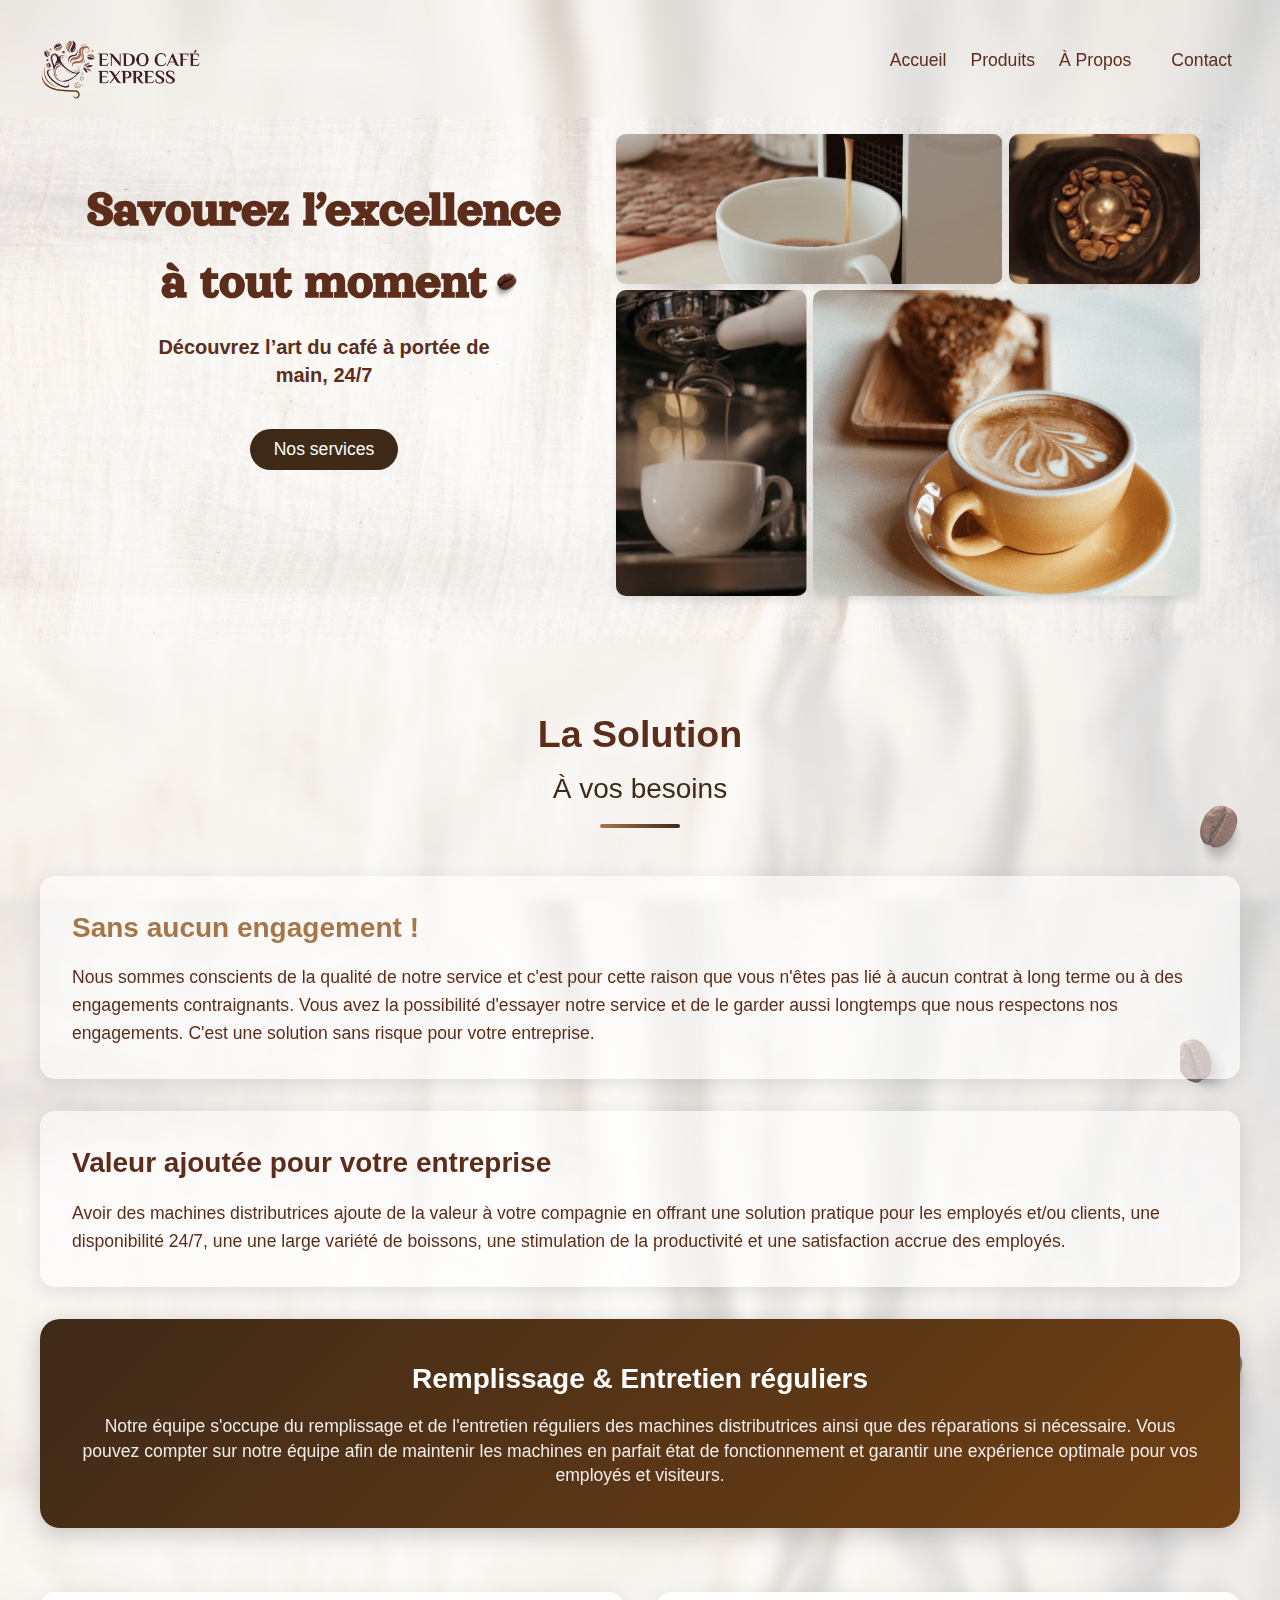
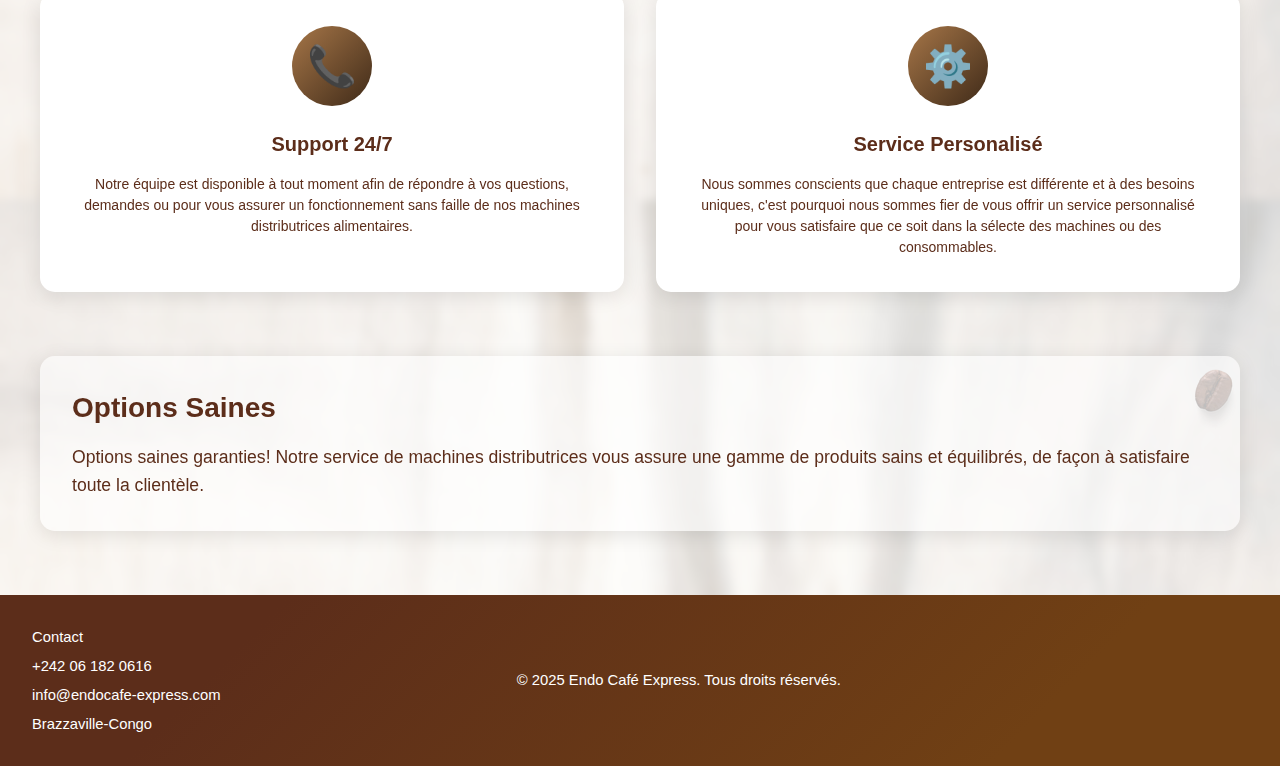
<file: index.html>
<html lang="fr">
<head>
    <meta charset="UTF-8">
    <meta name="viewport" content="width=device-width, initial-scale=1.0">
    <title>Endo Café Express</title>
    <link rel="stylesheet" href="assets/css/styles.css">
    <link rel="stylesheet" href="assets/css/home.css">
    <link rel="stylesheet" href="https://fonts.googleapis.com/css2?family=Material+Symbols+Outlined:opsz,wght,FILL,GRAD@20..48,100..700,0..1,-50..200&icon_names=support_agent" />
</head>
<body>
    <header class="navbar">
            <div class="logo-container">
                <img src="assets/icon/logo.png" alt="Logo de l'entreprise" class="logo">
            </div>

             <div class="menu-toggle" onclick="toggleMenu()">
                <span></span>
                <span></span>
                <span></span>
            </div>

            <nav>
                <ul class="nav-links" id="navLinks">
                    <li><a href="index.html">Accueil</a></li>
                    <li><a href="product.html">Produits</a></li>
                    <li><a href="about.html">À Propos</a></li>
                    <li><a href="contact.html">Contact</a></li>
                </ul>
            </nav>
    </header>
    <main>
        <section class="hero">
            <div class="hero__left">
                <h1 class="font-hero fs-hero fs-bold">
                    <span class="block-line">Savourez l’excellence</span>
                    <span class="block-line word-relative">
                        à tout moment
                        <img src="assets/img/beans-left.png" loading="lazy" class="bean-icon">
                    </span>
                </h1>
                <h2 class="fs-subheading">
                    Découvrez l’art du café à portée de<br> 
                    main, 24/7
                </h2>

                <div class="hero-btn__container">
                    <a href="#services" class="hero-btn fs-body fw-reg">Nos services</a>
                </div>
            </div>
            <div class="hero__right">
                <img src="assets/img/coffee_2.png" loading="lazy" alt="Image de café 2" class="hero-image" id="photo_1">
                <video src="assets/vid/coff_m_3.mp4" autoplay muted loop class="hero-video" id="video_1">
                    Votre navigateur ne supporte pas la vidéo.
                </video>
                <video src="assets/vid/coff_f_1.mp4" autoplay muted loop class="hero-video" id="video_2">
                    Votre navigateur ne supporte pas la vidéo.
                </video>
                <img src="assets/img/coffee_1.png" alt="Image de café 1" class="hero-image" id="photo_2">
            </div>
        </section>

        <!-- Services Section -->
        <section class="services" id="services">
            <div class="floating-beans">
                <span class="bean bean-1"><img src="assets/img/beans-left.png" loading="lazy" alt=""></span>
                <span class="bean bean-2"><img src="assets/img/beans-right.png" loading="lazy" alt=""></span>
                <span class="bean bean-3"><img src="assets/img/beans-left.png" loading="lazy" alt=""></span>
                <span class="bean bean-4"><img src="assets/img/beans-right.png" loading="lazy" alt=""></span>
                <span class="bean bean-5"><img src="assets/img/beans-left.png" loading="lazy" alt=""></span>
            </div>

            <div class="services-container">
                <div class="services-header">
                    <h2 class="fs-title fw-bold">La Solution</h2>
                    <h3 class="fs-heading fw-med">À vos besoins</h3>
                    <div class="accent-line"></div>
                </div>

                <div class="service-content">
                    <div class="service-block">
                        <h4 class="fs-heading fw-bold color-accent">Sans aucun engagement !</h4>
                        <p class="fs-body">
                            Nous sommes conscients de la qualité de notre service et c'est pour cette raison que 
                            vous n'êtes pas lié à aucun contrat à long terme ou à des engagements contraignants. 
                            Vous avez la possibilité d'essayer notre service et de le garder aussi 
                            longtemps que nous respectons nos engagements. C'est une solution sans risque pour 
                            votre entreprise.
                        </p>
                    </div>

                    <div class="service-block">
                        <h4 class="fs-heading fw-bold">Valeur ajoutée pour votre entreprise</h4>
                        <p class="fs-body">
                            Avoir des machines distributrices ajoute de la valeur à votre compagnie en offrant 
                            une solution pratique pour les employés et/ou clients, une disponibilité 24/7, une 
                            une large variété de boissons, une stimulation de la productivité et une satisfaction 
                            accrue des employés.
                        </p>
                    </div>

                    <div class="service-highlight">
                        <h4 class="fs-heading fw-bold">Remplissage & Entretien réguliers</h4>
                        <p class="fs-body">
                            Notre équipe s'occupe du remplissage et de l'entretien réguliers des machines distributrices ainsi
                            que des réparations si nécessaire. Vous pouvez compter sur notre équipe afin de maintenir les
                            machines en parfait état de fonctionnement et garantir une expérience optimale pour vos employés
                            et visiteurs.
                        </p>
                    </div>

                    <div class="service-cards">
                        <div class="service-card">
                            <div class="card-icon">📞</div>
                            <h5 class="fs-subheading fw-bold">Support 24/7</h5>
                            <p class="fs-small">
                                Notre équipe est disponible à tout moment afin de répondre à vos questions, demandes
                                ou pour vous assurer un fonctionnement sans faille de nos machines distributrices 
                                alimentaires.
                            </p>
                        </div>

                        <div class="service-card">
                            <div class="card-icon">⚙️</div>
                            <h5 class="fs-subheading fw-bold">Service Personalisé</h5>
                            <p class="fs-small">
                                Nous sommes conscients que chaque entreprise est différente et à des besoins uniques, c'est 
                                pourquoi nous sommes fier de vous offrir un service personnalisé pour vous satisfaire que 
                                ce soit dans la sélecte des machines ou des consommables.
                            </p>
                        </div>
                    </div>

                    <div class="service-block">
                        <h4 class="fs-heading fw-bold">Options Saines</h4>
                        <p class="fs-body">
                            Options saines garanties! Notre service de machines distributrices vous assure une gamme
                            de produits sains et équilibrés, de façon à satisfaire toute la clientèle.
                        </p>
                    </div>
                </div>
            </div>
        </section>
    </main>
    <footer>
        <div class="footer-container">
            <div class="footer-left">
                <p>Contact</p>
                <p>+242 06 182 0616</p>
                <p>info@endocafe-express.com</p>
                <p>Brazzaville-Congo</p>
            </div>
            <div class="footer-center">
                <p>&copy; 2025 Endo Café Express. Tous droits réservés.</p>
            </div>
        </div>
    </footer>
    <script src="assets/js/script.js"></script>
</body>
</html>
</file>
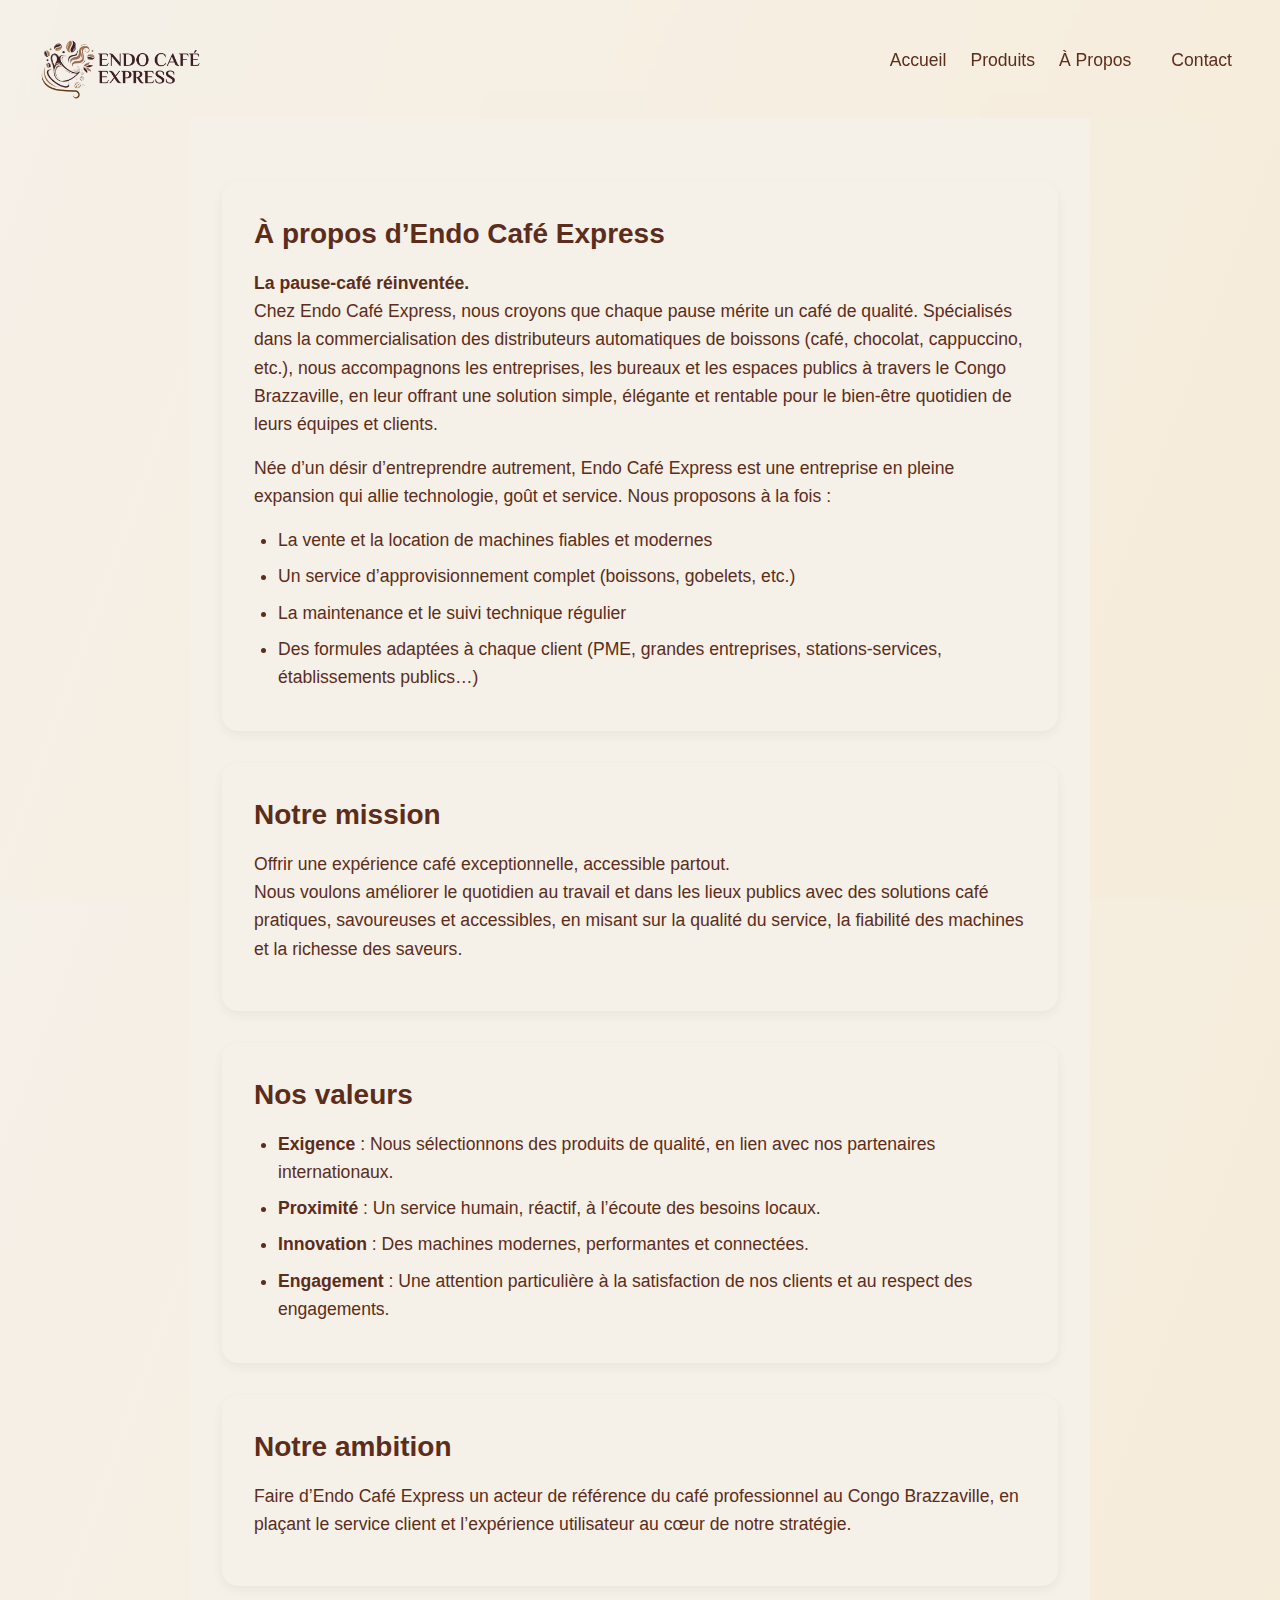
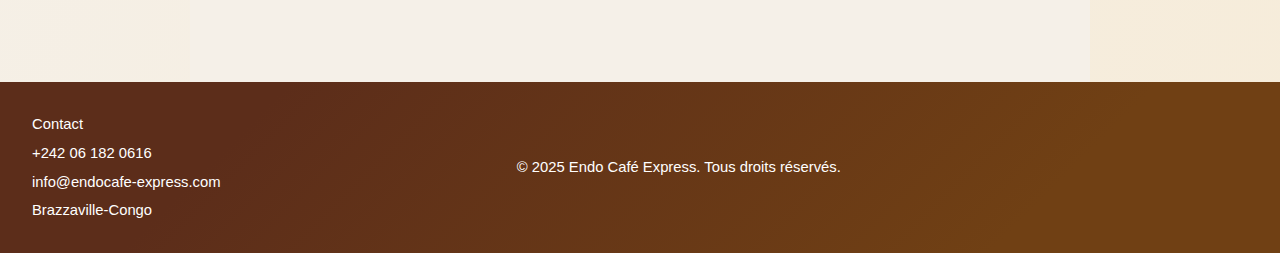
<file: about.html>
<html lang="fr">
<head>
    <meta charset="UTF-8">
    <meta name="viewport" content="width=device-width, initial-scale=1.0">
    <title>Endo Café Express - À propos de nous</title>
    <link rel="stylesheet" href="assets/css/styles.css">
    <link rel="stylesheet" href="assets/css/about.css">
</head>
<body>
    <header class="navbar">
            <div class="logo-container">
                <img src="assets/icon/logo.png" alt="Logo de l'entreprise" class="logo">
            </div>

             <div class="menu-toggle" onclick="toggleMenu()">
                <span></span>
                <span></span>
                <span></span>
            </div>

            <nav>
                <ul class="nav-links" id="navLinks">
                    <li><a href="index.html">Accueil</a></li>
                    <li><a href="product.html">Produits</a></li>
                    <li><a href="about.html">À Propos</a></li>
                    <li><a href="contact.html">Contact</a></li>
                </ul>
            </nav>
    </header>
    <main>
        <section class="about-section">
            <article class="about-block">
            <h3>À propos d’Endo Café Express</h3>
            <p>
                <strong>La pause-café réinventée.</strong><br/>
                Chez Endo Café Express, nous croyons que chaque pause mérite un café de qualité. Spécialisés dans la 
                commercialisation des distributeurs automatiques de boissons (café, chocolat, cappuccino, etc.), 
                nous accompagnons les entreprises, les bureaux et les espaces publics à travers le Congo Brazzaville, 
                en leur offrant une solution simple, élégante et rentable pour le bien-être quotidien de leurs équipes 
                et clients.
            </p>
            <p>
                Née d’un désir d’entreprendre autrement, Endo Café Express est une entreprise en pleine expansion qui 
                allie technologie, goût et service. Nous proposons à la fois :
            </p>
            <ul>
                <li>La vente et la location de machines fiables et modernes</li>
                <li>Un service d’approvisionnement complet (boissons, gobelets, etc.)</li>
                <li>La maintenance et le suivi technique régulier</li>
                <li>Des formules adaptées à chaque client (PME, grandes entreprises, stations-services, établissements publics…)</li>
            </ul>
            </article>

            <article class="about-block">
            <h3>Notre mission</h3>
            <p>
                Offrir une expérience café exceptionnelle, accessible partout.<br/>
                Nous voulons améliorer le quotidien au travail et dans les lieux publics avec des solutions café pratiques, 
                savoureuses et accessibles, en misant sur la qualité du service, la fiabilité des machines et la richesse des 
                saveurs.
            </p>
            </article>

            <article class="about-block">
            <h3>Nos valeurs</h3>
            <ul>
                <li><strong>Exigence</strong> : Nous sélectionnons des produits de qualité, en lien avec nos partenaires internationaux.</li>
                <li><strong>Proximité</strong> : Un service humain, réactif, à l’écoute des besoins locaux.</li>
                <li><strong>Innovation</strong> : Des machines modernes, performantes et connectées.</li>
                <li><strong>Engagement</strong> : Une attention particulière à la satisfaction de nos clients et au respect des engagements.</li>
            </ul>
            </article>

            <article class="about-block">
            <h3>Notre ambition</h3>
            <p>
                Faire d’Endo Café Express un acteur de référence du café professionnel au Congo Brazzaville, en plaçant le service 
                client et l’expérience utilisateur au cœur de notre stratégie.
            </p>
            </article>
        </section>
    </main>
    <footer>
        <div class="footer-container">
            <div class="footer-left">
                <p>Contact</p>
                <p>+242 06 182 0616</p>
                <p>info@endocafe-express.com</p>
                <p>Brazzaville-Congo</p>
            </div>
            <div class="footer-center">
                <p>&copy; 2025 Endo Café Express. Tous droits réservés.</p>
            </div>
        </div>
    </footer>
    <script src="assets/js/script.js"></script>
</body>
</html>
</file>
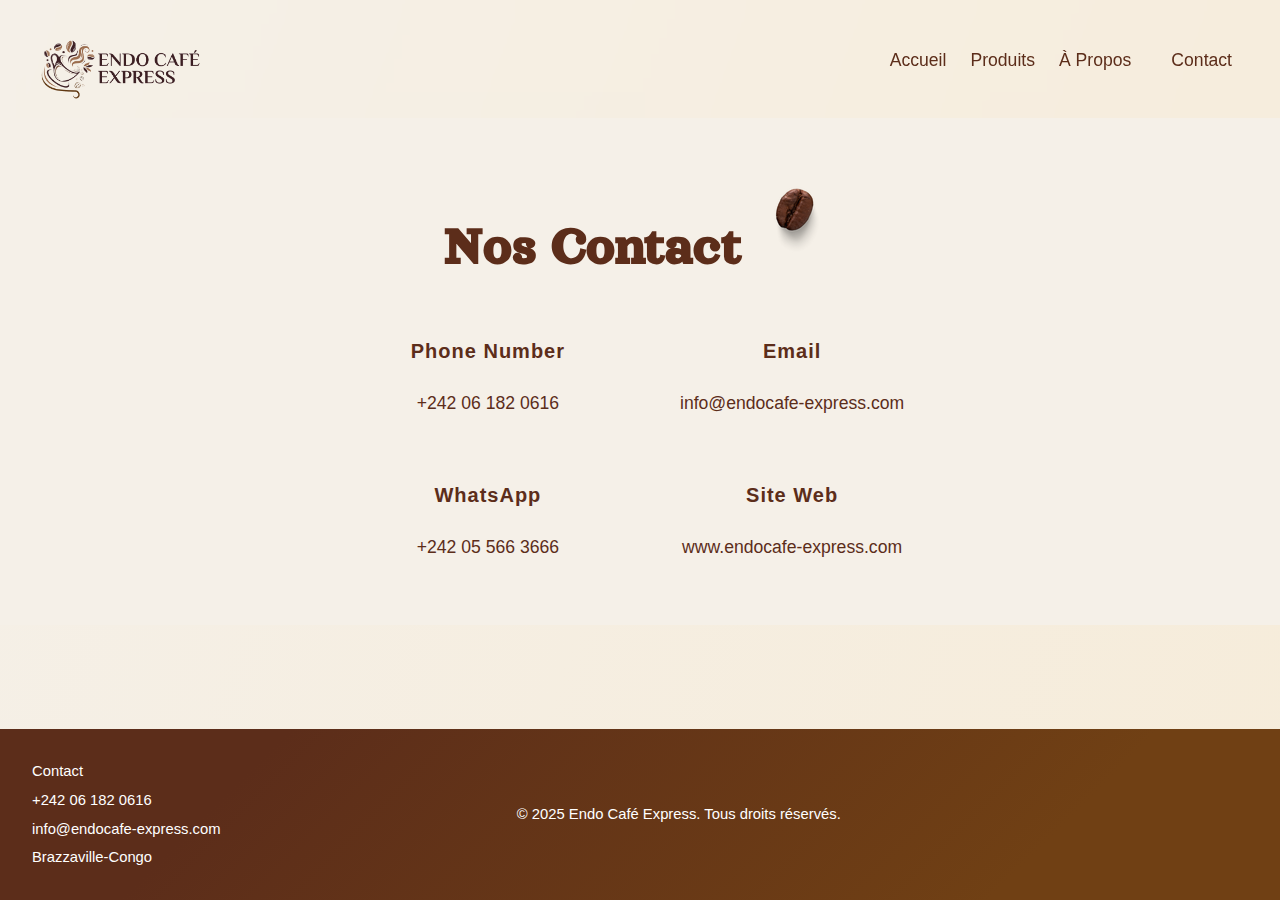
<file: contact.html>
<html lang="fr">
<head>
    <meta charset="UTF-8">
    <meta name="viewport" content="width=device-width, initial-scale=1.0">
    <title>Endo Café Express - Nous contacter</title>
    <link rel="stylesheet" href="assets/css/styles.css">
    <link rel="stylesheet" href="assets/css/contact.css">
</head>
<body>
    <header class="navbar">
            <div class="logo-container">
                <img src="assets/icon/logo.png" alt="Logo de l'entreprise" class="logo">
            </div>

             <div class="menu-toggle" onclick="toggleMenu()">
                <span></span>
                <span></span>
                <span></span>
            </div>

            <nav>
                <ul class="nav-links" id="navLinks">
                    <li><a href="index.html">Accueil</a></li>
                    <li><a href="product.html">Produits</a></li>
                    <li><a href="about.html">À Propos</a></li>
                    <li><a href="contact.html">Contact</a></li>
                </ul>
            </nav>
    </header>
    <main>
        <section class="contact-section">
            <h1>Nos Contact <img src="assets/img/beans-left.png" alt="bean-right" class="bean-icon"></h1>
            <div class="contact-grid">
                <div class="contact-item">
                    <h3>Phone Number</h3>
                    <p>+242 06 182 0616</p>
                </div>
                <div class="contact-item">
                    <h3>Email</h3>
                    <p>info@endocafe-express.com</p>
                </div>
                <div class="contact-item">
                    <h3>WhatsApp</h3>
                    <p>+242 05 566 3666</p>
                </div>
                <div class="contact-item">
                    <h3>Site Web</h3>
                    <p>www.endocafe-express.com</p>
                </div>
            </div>
        </section>
    </main>
    <footer>
        <div class="footer-container">
            <div class="footer-left">
                <p>Contact</p>
                <p>+242 06 182 0616</p>
                <p>info@endocafe-express.com</p>
                <p>Brazzaville-Congo</p>
            </div>
            <div class="footer-center">
                <p>&copy; 2025 Endo Café Express. Tous droits réservés.</p>
            </div>
        </div>
    </footer>
    <script src="assets/js/script.js"></script>
</body>
</html>
</file>
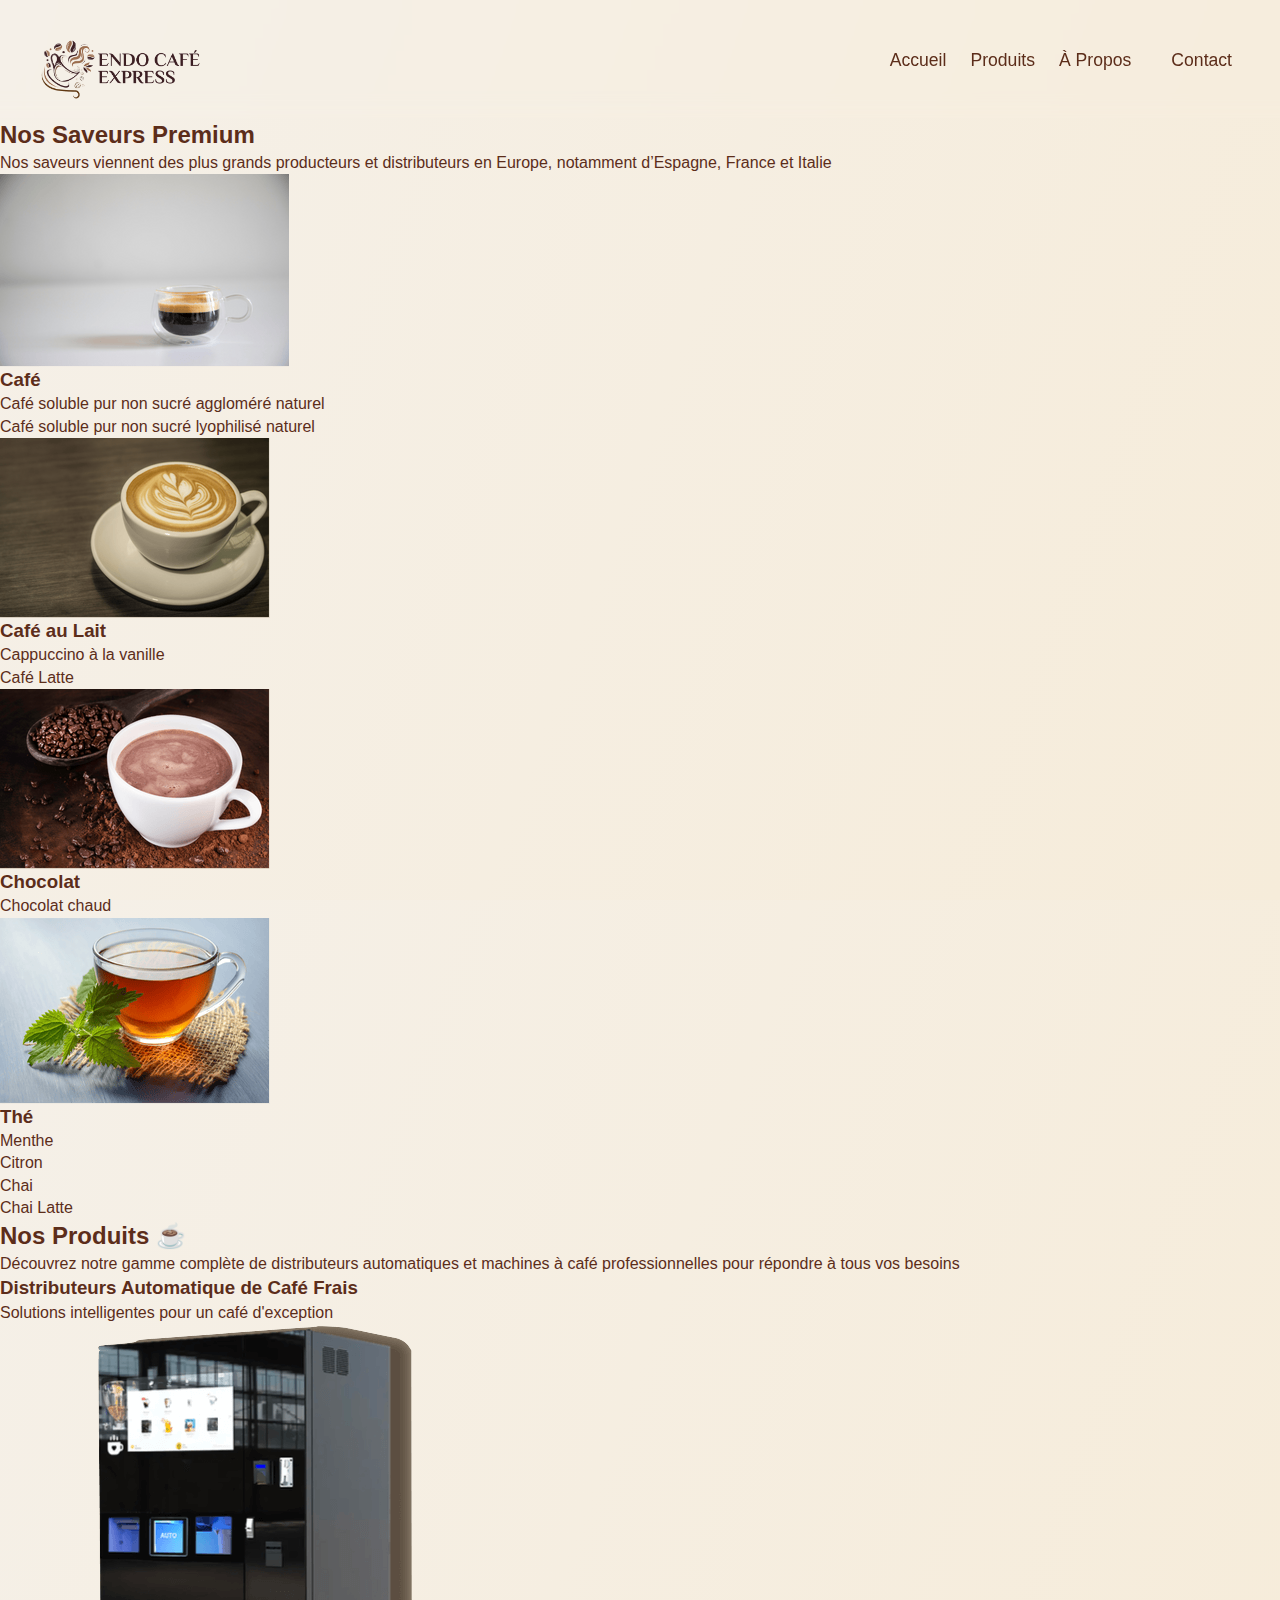
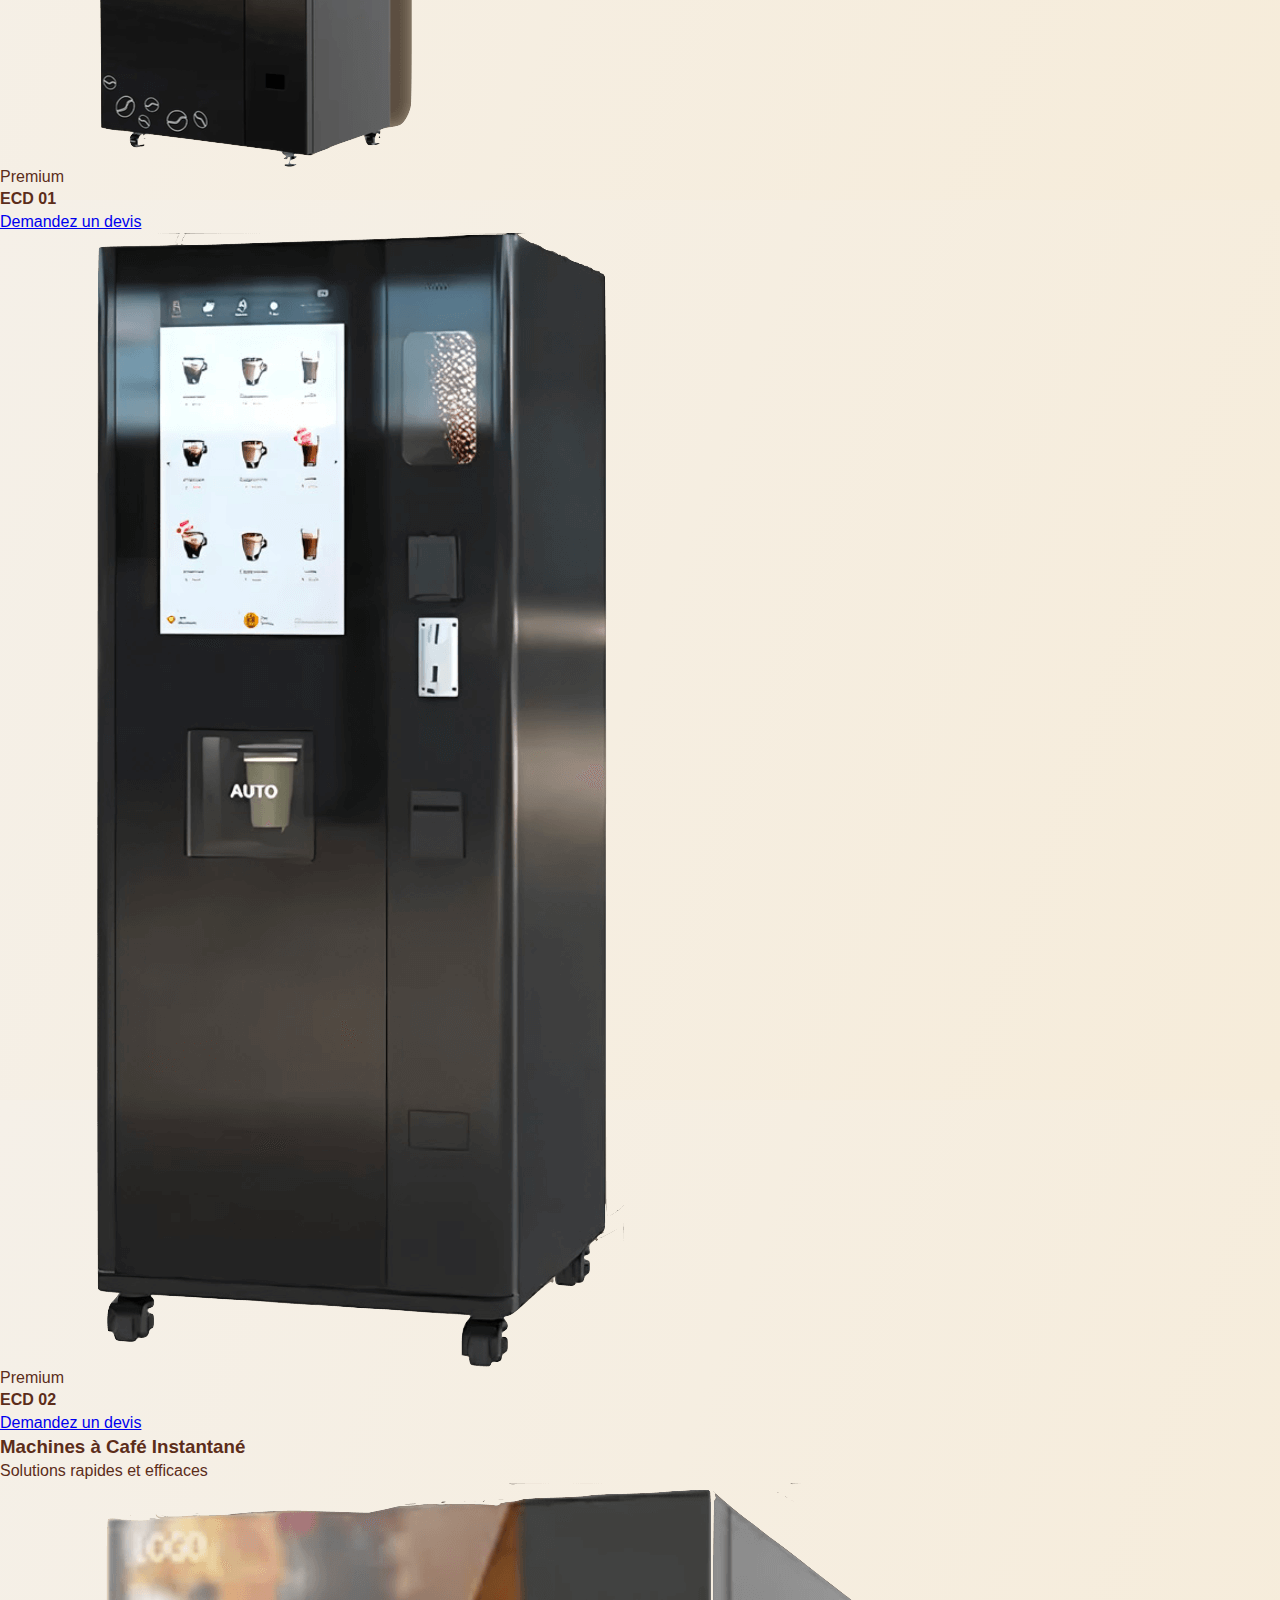
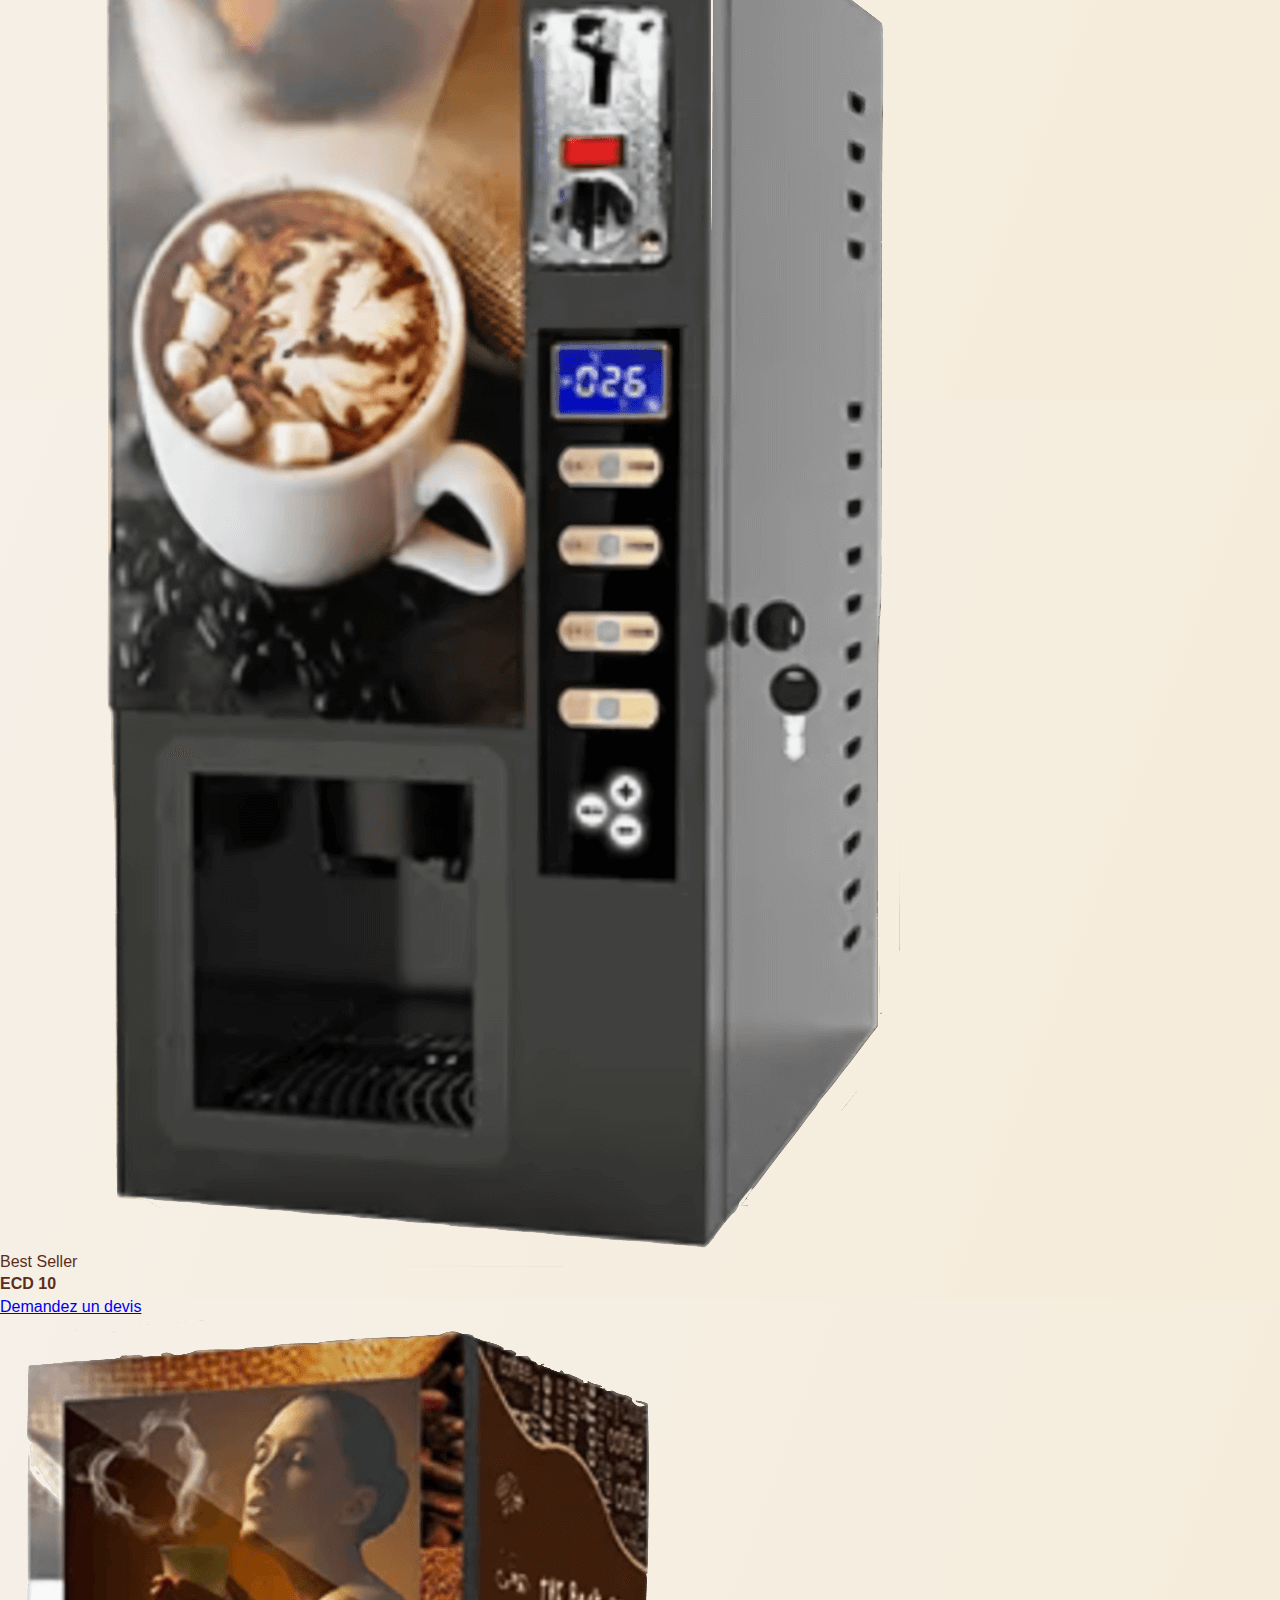
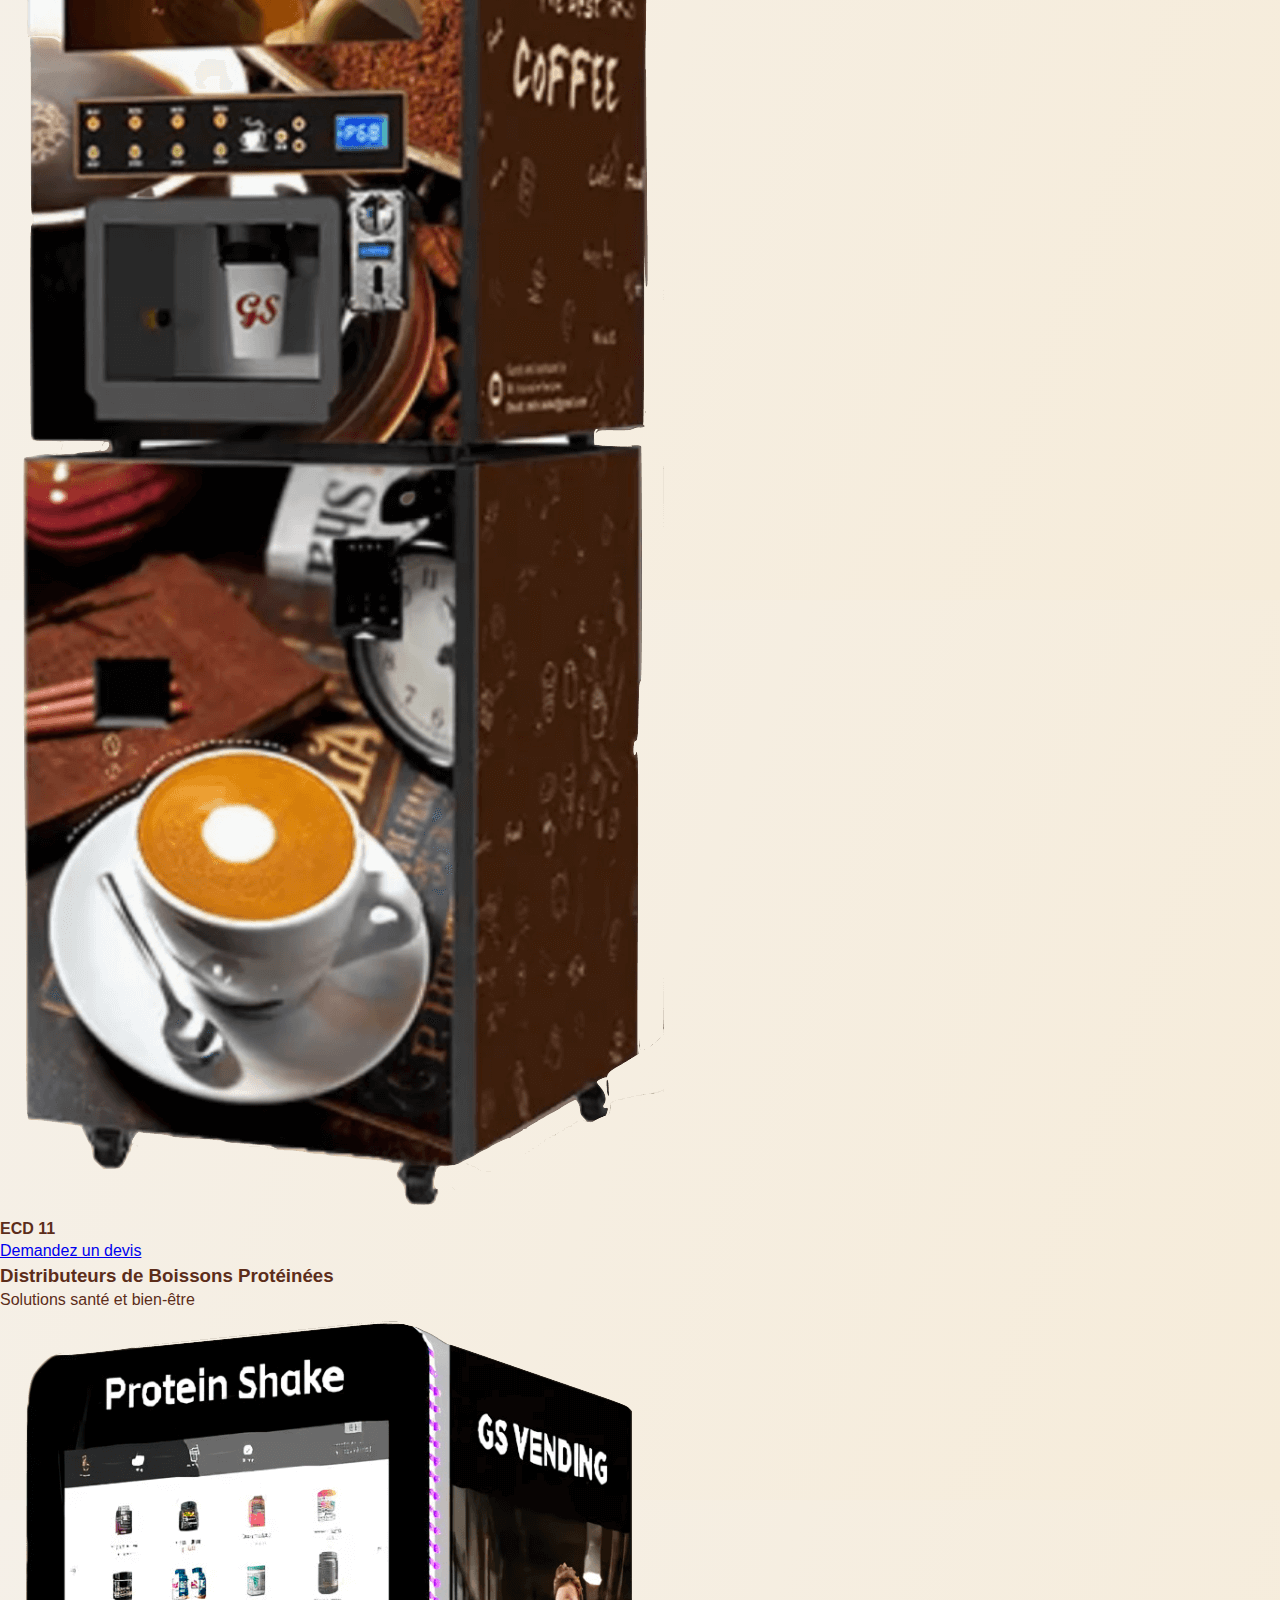
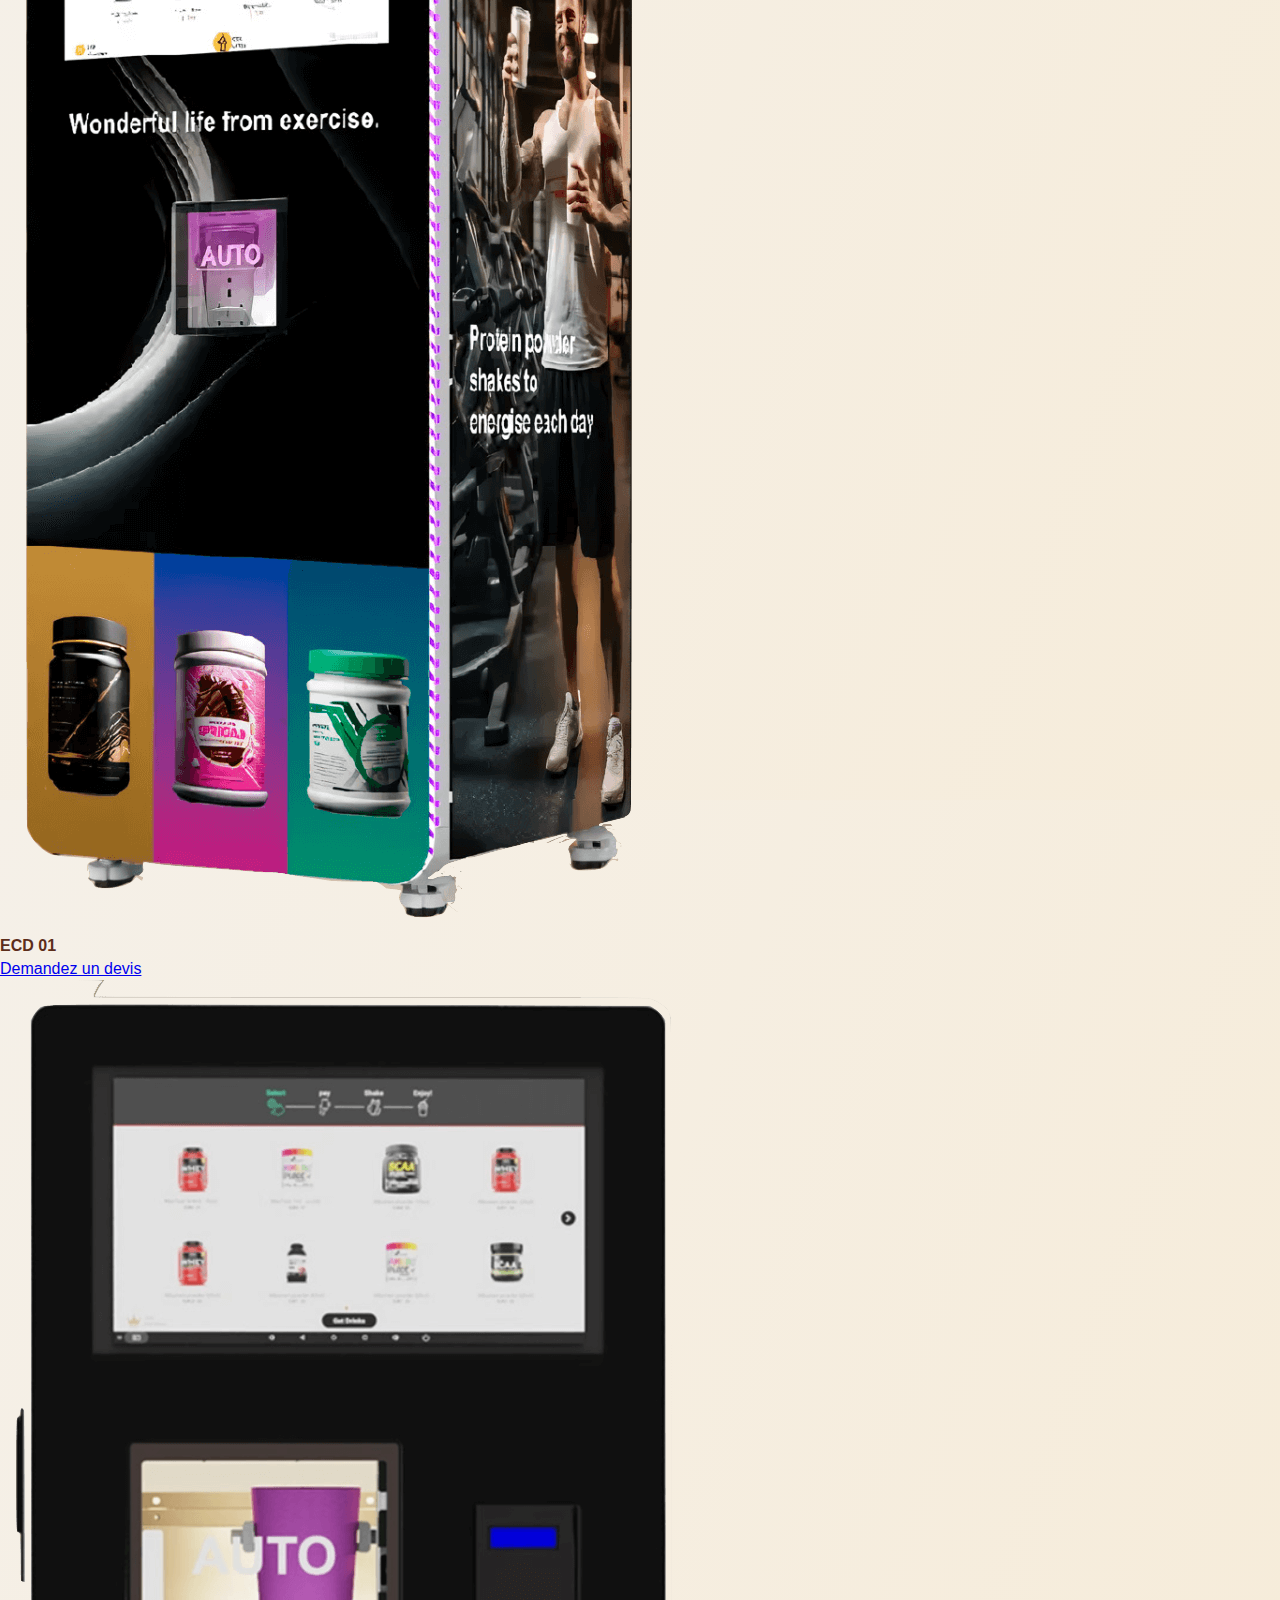
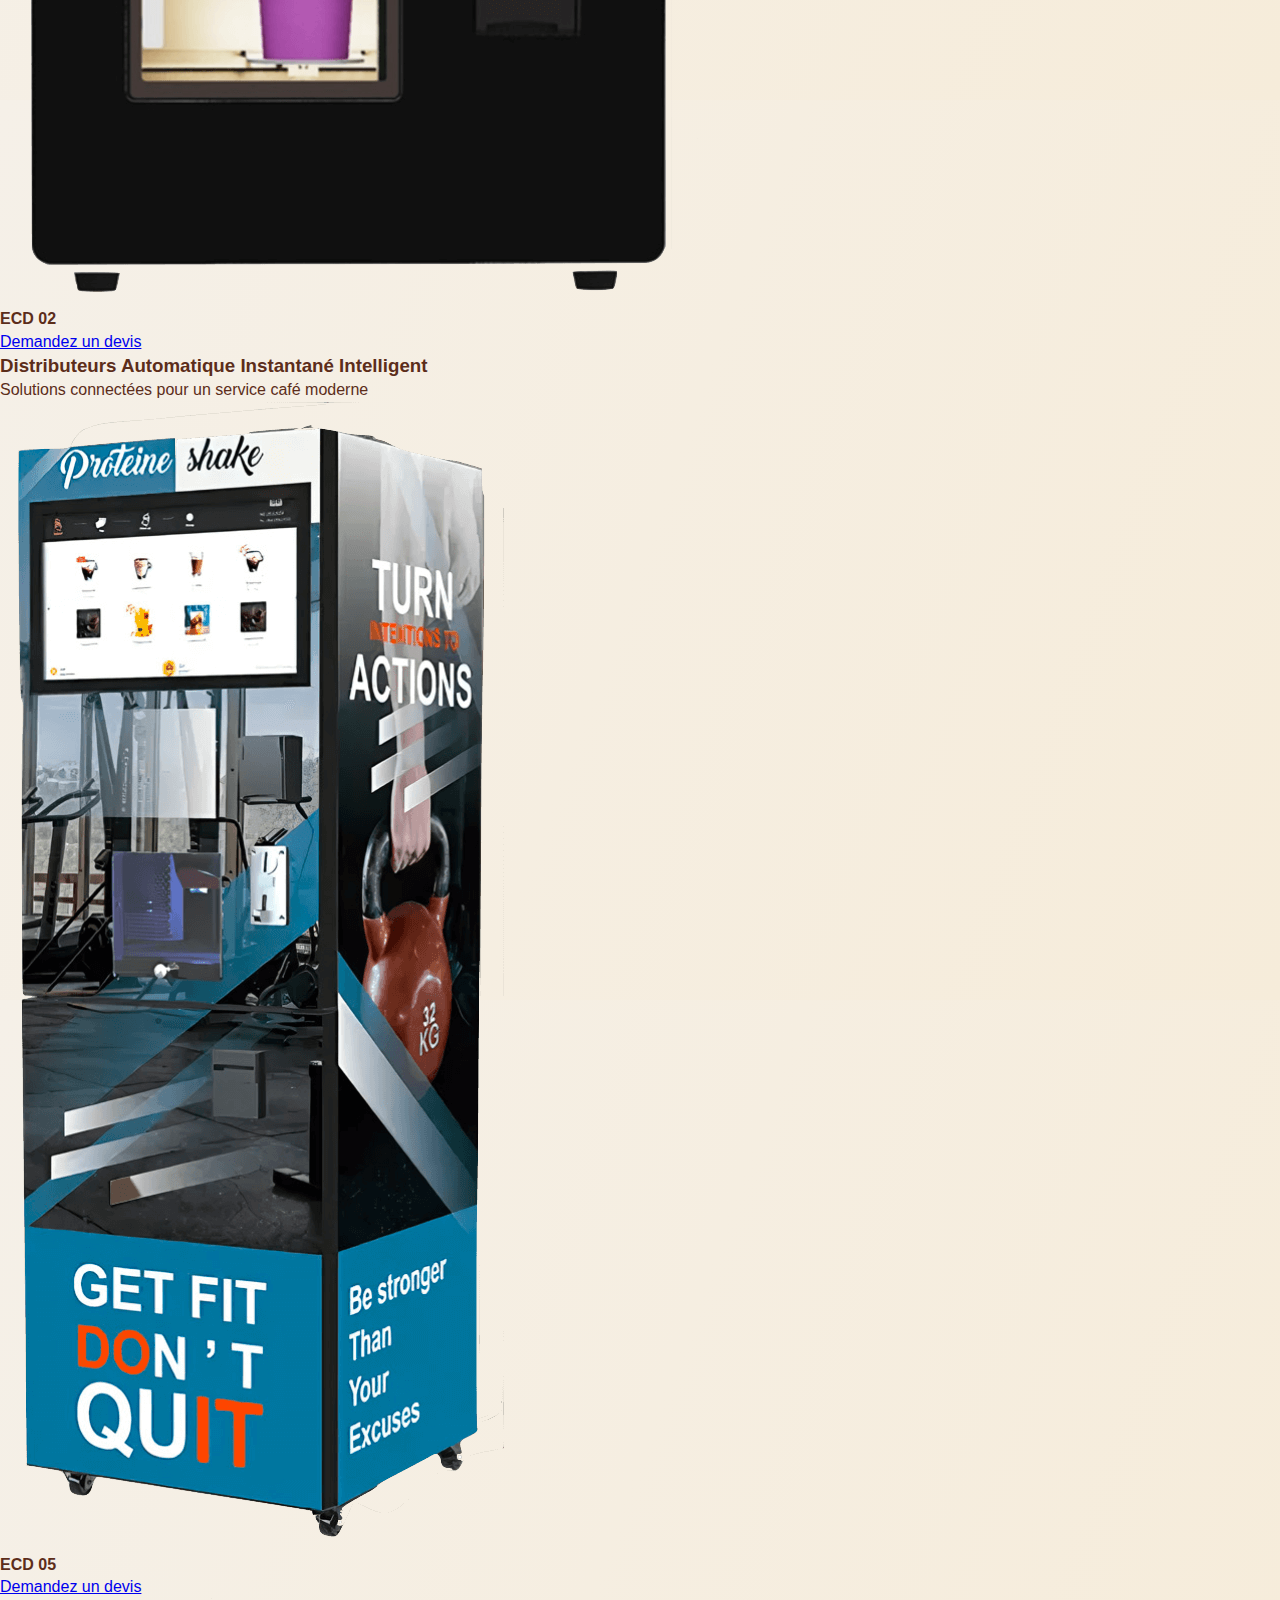
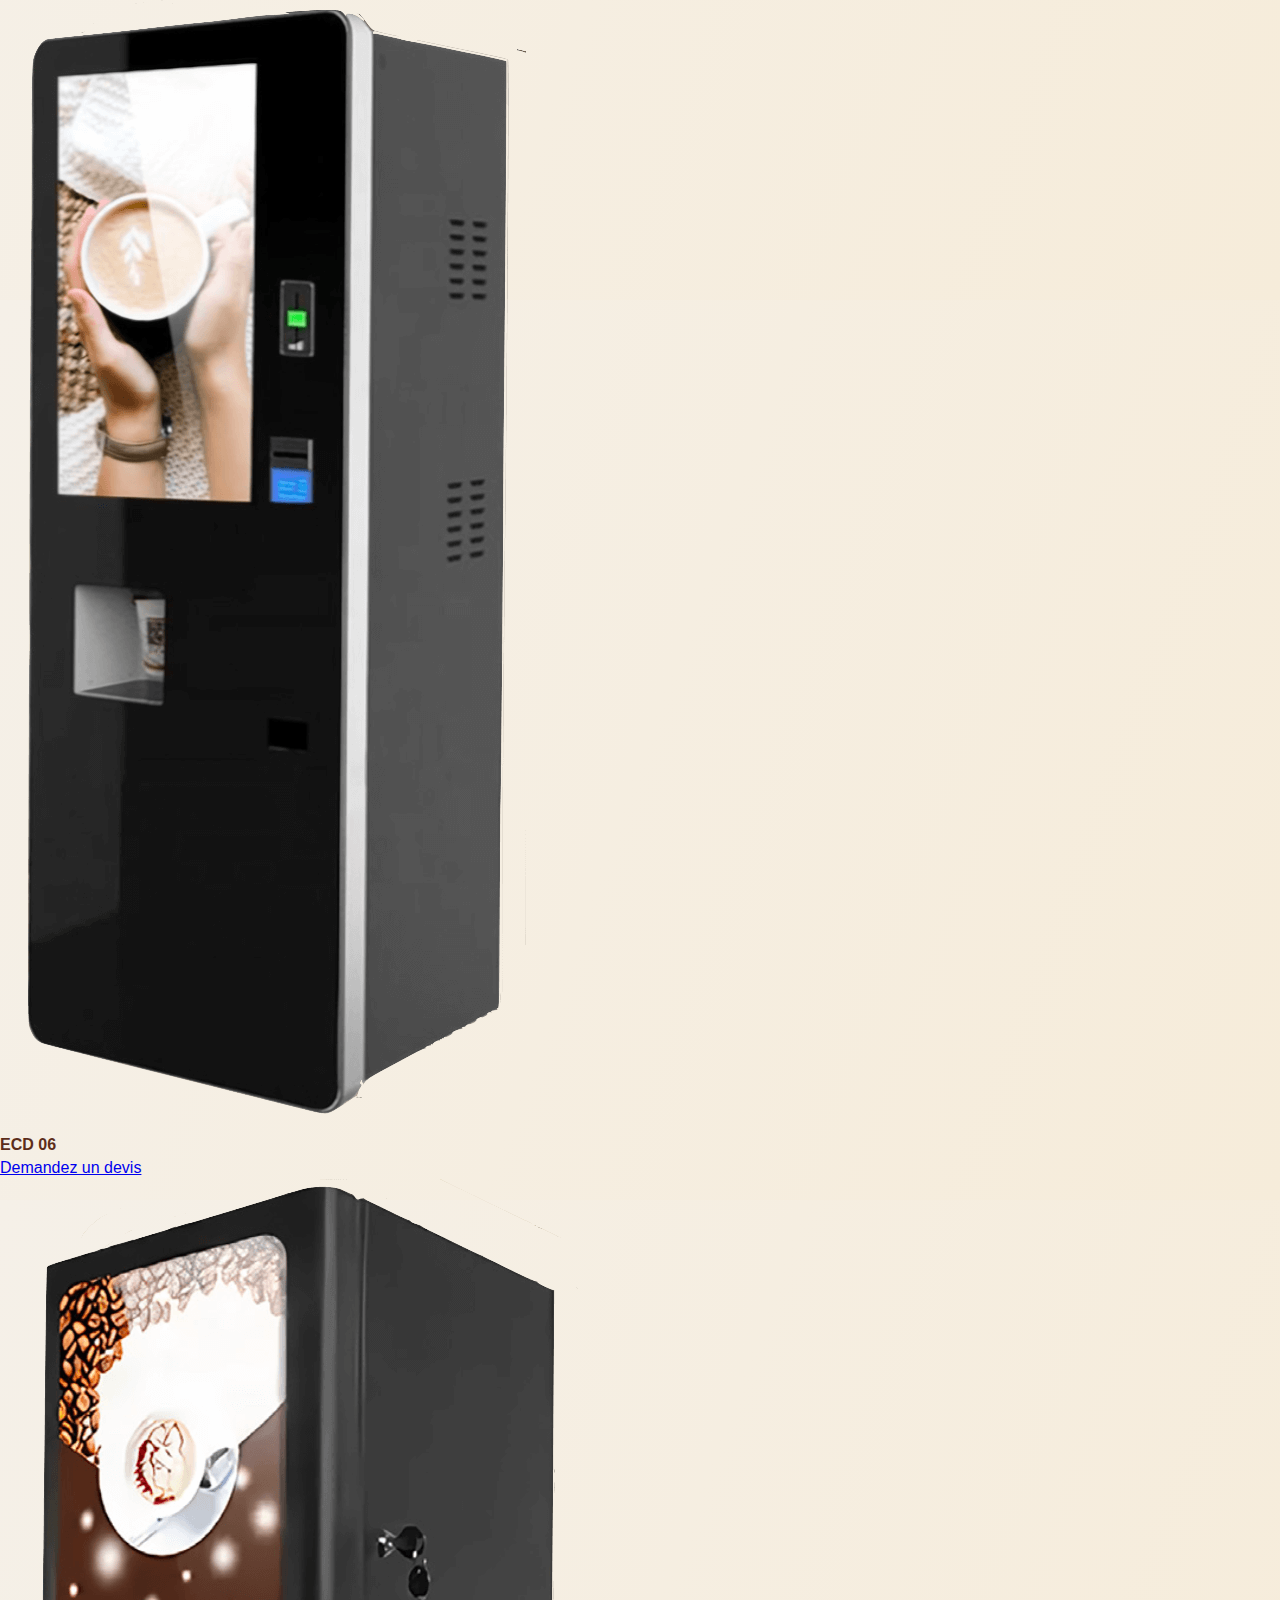
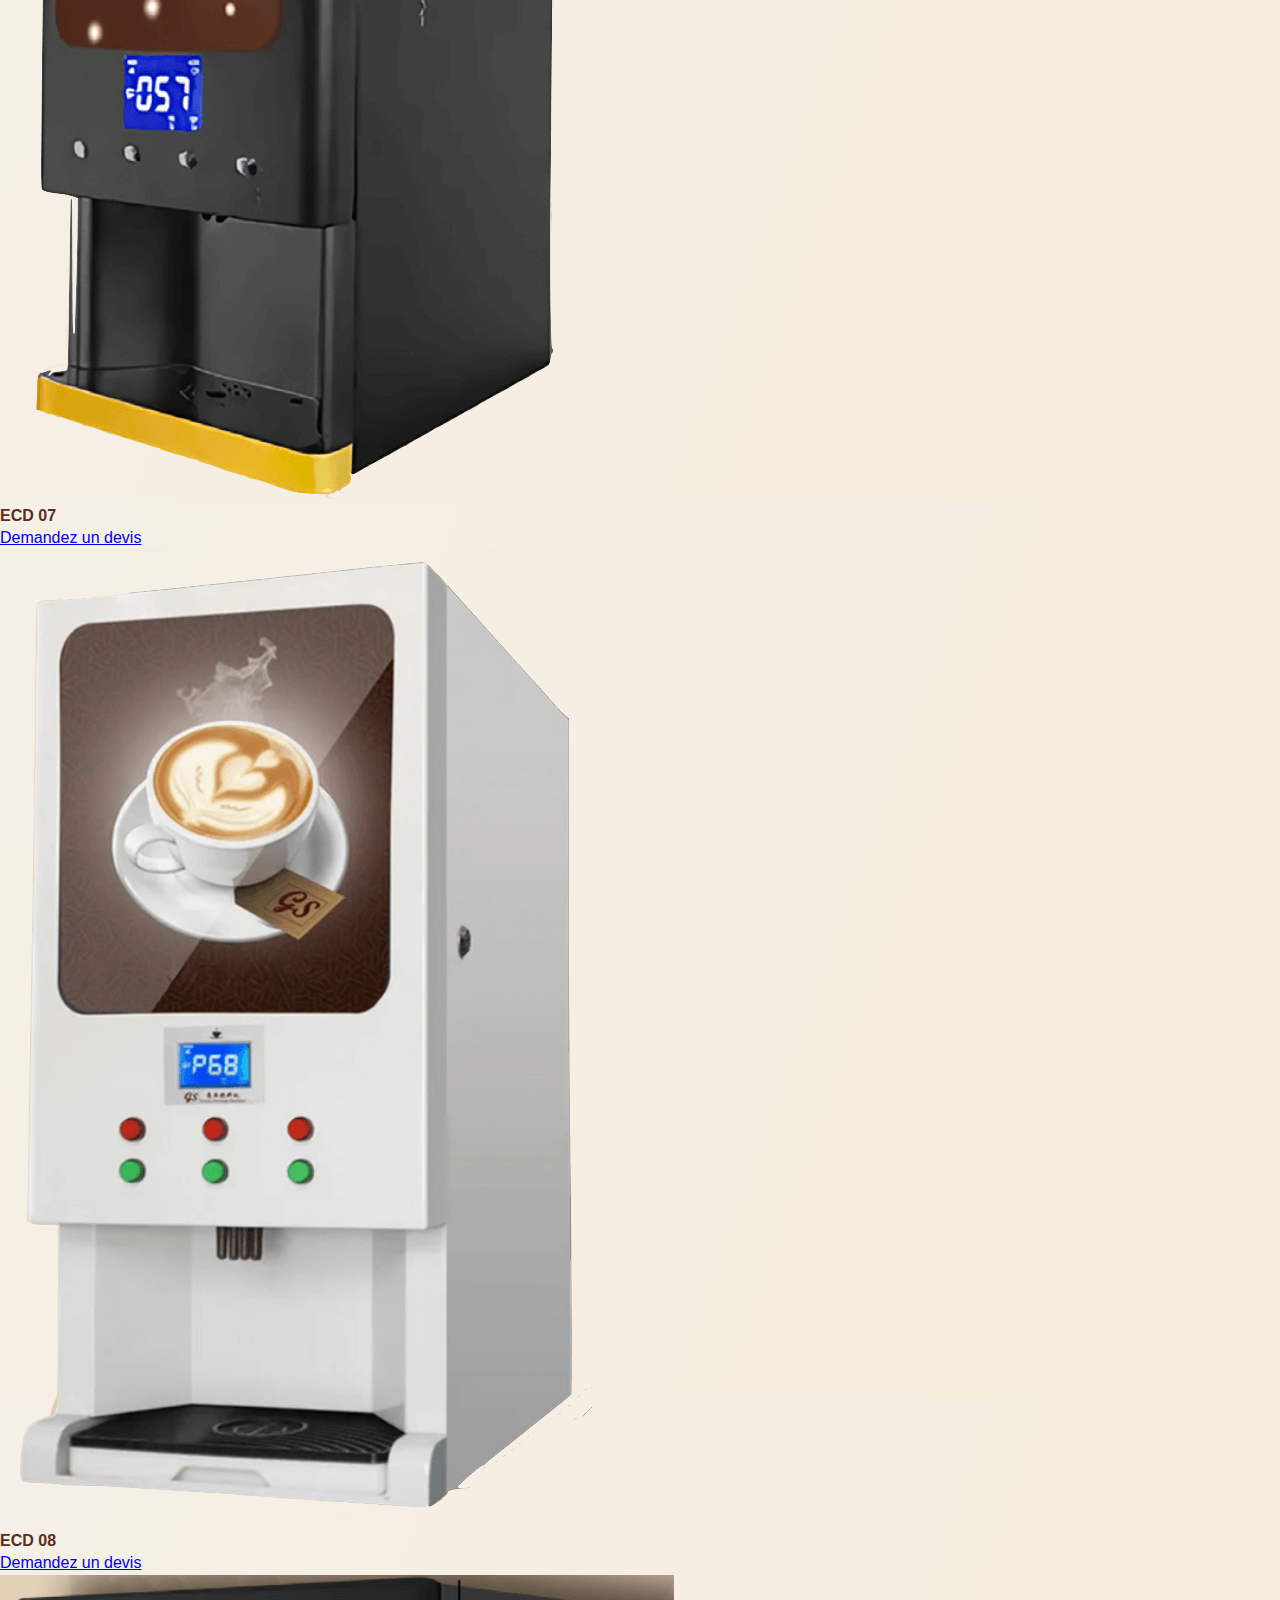
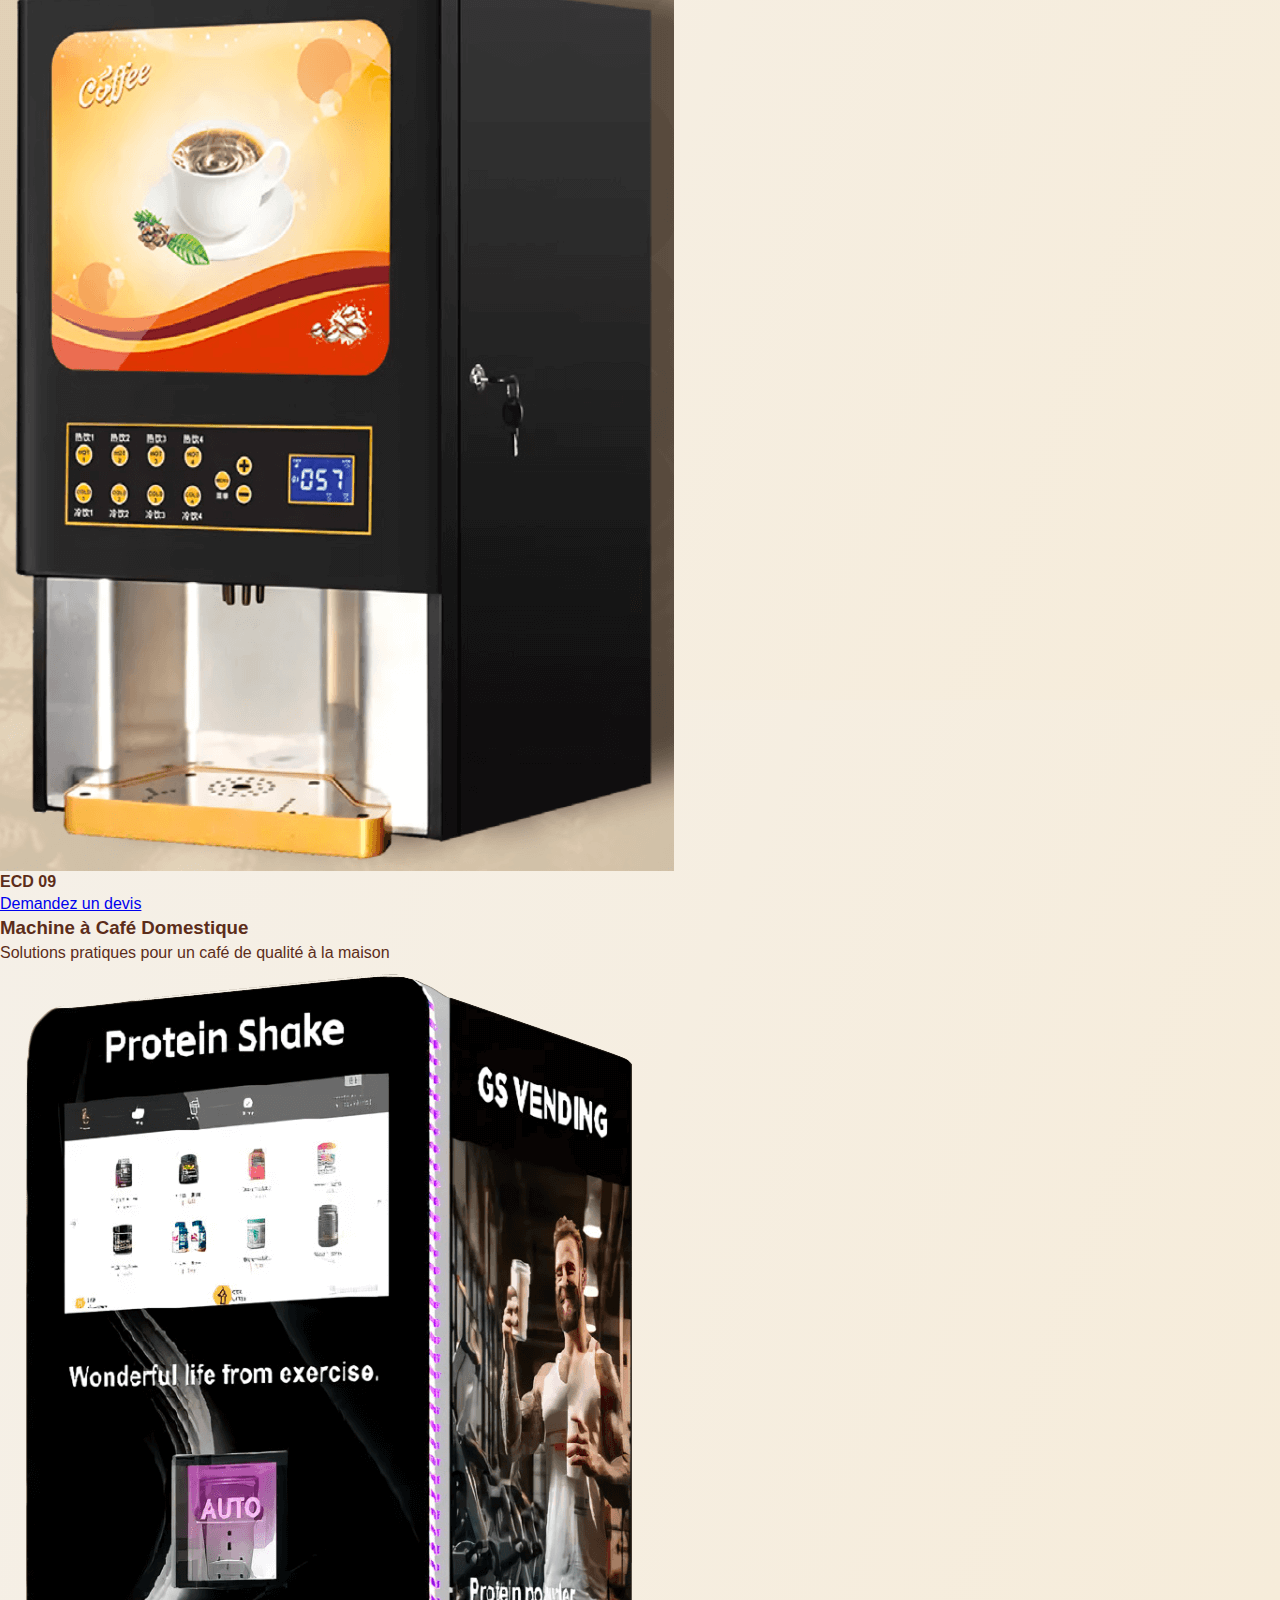
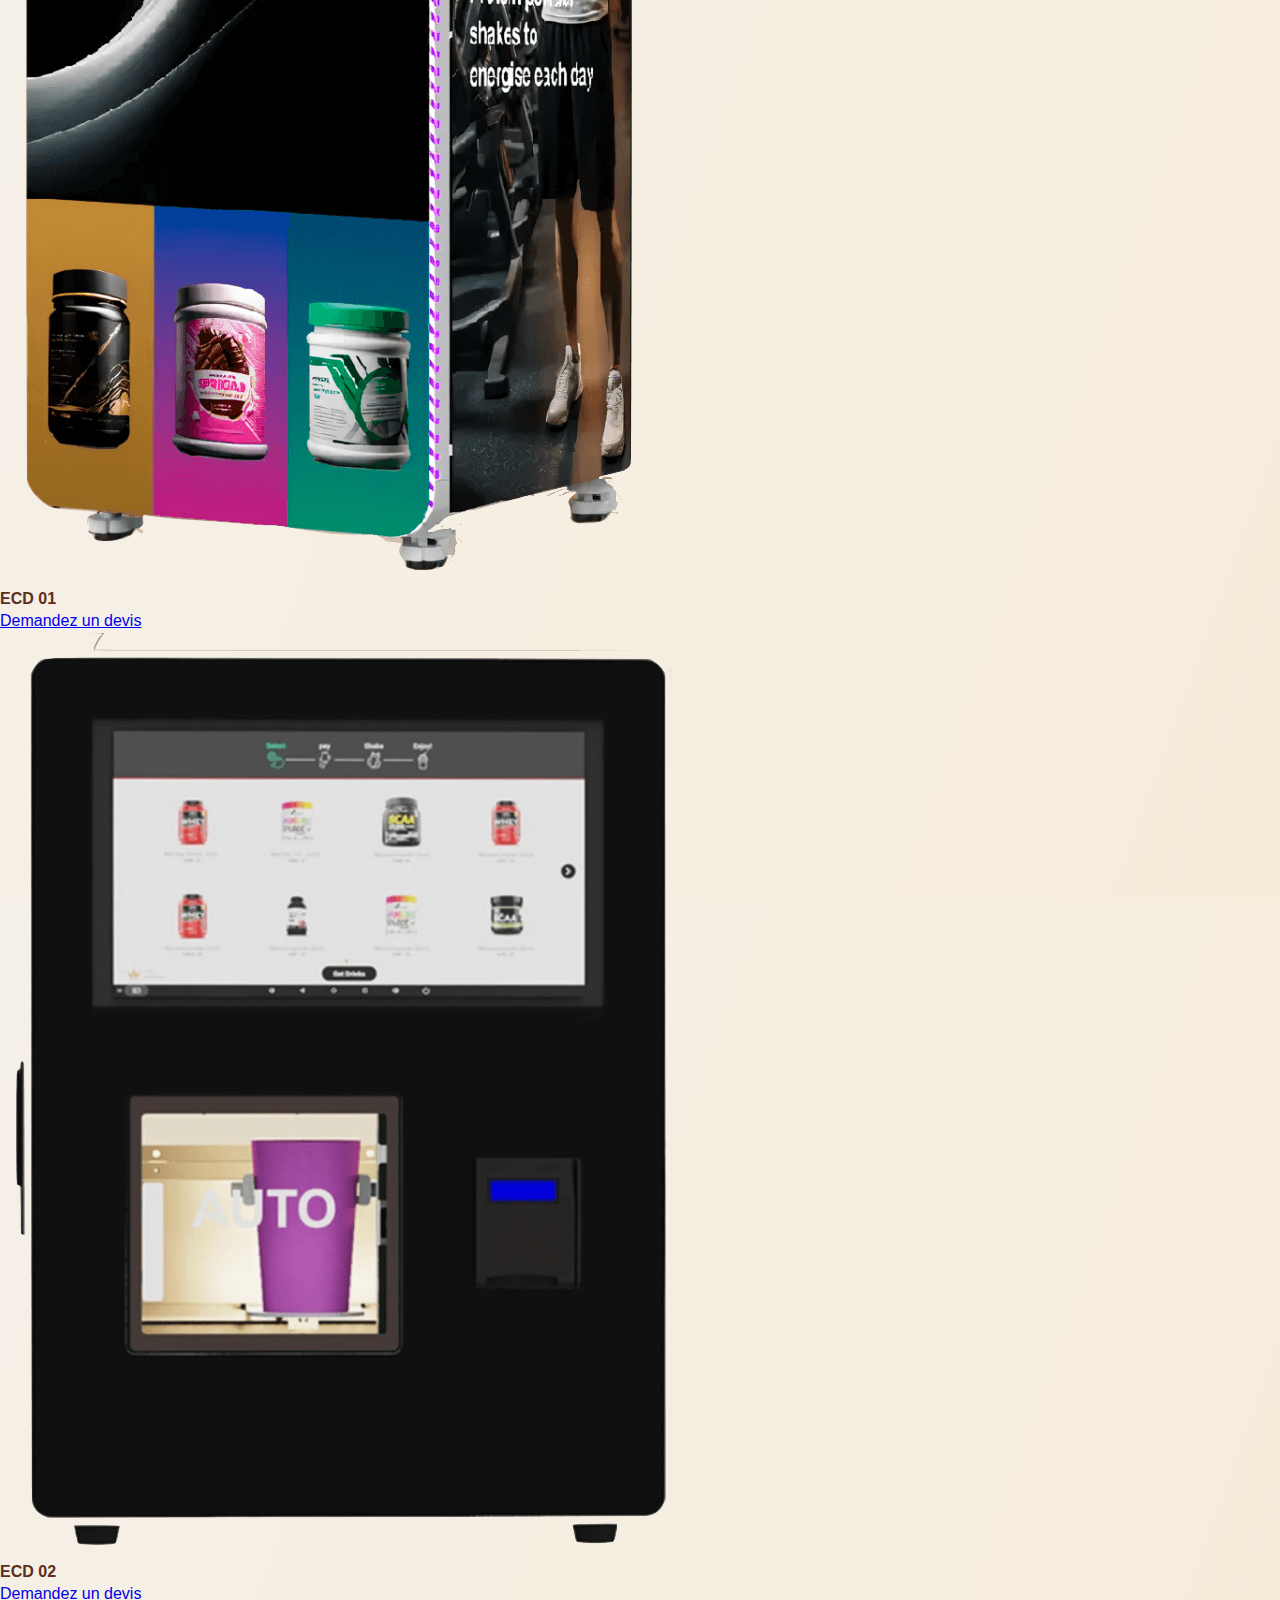
<file: product.html>
<html lang="fr">
<head>
    <meta charset="UTF-8">
    <meta name="viewport" content="width=device-width, initial-scale=1.0">
    <title>Endo Café Express - Nos Produits</title>
    <link rel="stylesheet" href="assets/css/styles.css">
    <link rel="stylesheet" href="assets/css/product.css">
</head>
<body>
    <header class="navbar">
            <div class="logo-container">
                <img src="assets/icon/logo.png" alt="Logo de l'entreprise" class="logo">
            </div>

             <div class="menu-toggle" onclick="toggleMenu()">
                <span></span>
                <span></span>
                <span></span>
            </div>

            <nav>
                <ul class="nav-links" id="navLinks">
                    <li><a href="index.html">Accueil</a></li>
                    <li><a href="product.html">Produits</a></li>
                    <li><a href="about.html">À Propos</a></li>
                    <li><a href="contact.html">Contact</a></li>
                </ul>
            </nav>
    </header>
    <main>
        <section class="flavours-section" id="flavours">
            <h2 class="section-title">Nos Saveurs Premium</h2>
            <p class="section-subtitle">
                Nos saveurs viennent des plus grands producteurs et distributeurs en Europe, notamment d’Espagne, France et Italie
            </p>
            
            <div class="flavours">
                <ul class="carousel">
                    <!-- Flavour Card -->
                    <li class="flavour-card">
                        <img src="assets/img/cafe.png" alt="Café" class="flavour-icon" id="cafe">
                        <h3>Café</h3>
                        <ul>
                            <li>Café soluble pur non sucré aggloméré naturel</li>
                            <li>Café soluble pur non sucré lyophilisé naturel</li>
                        </ul>
                    </li>

                    <li class="flavour-card">
                        <img src="assets/img/cafe-lait.png" alt="Café au Lait" class="flavour-icon" id="cafe-lait">
                        <h3>Café au Lait</h3>
                        <ul>
                            <li>Cappuccino à la vanille</li>
                            <li>Café Latte</li>
                        </ul>
                    </li>

                    <li class="flavour-card">
                        <img src="assets/img/choco.png" alt="Chocolat" class="flavour-icon" id="choco">
                        <h3>Chocolat</h3>
                        <ul>
                            <li>Chocolat chaud</li>
                        </ul>
                    </li>

                    <li class="flavour-card">
                        <img src="assets/img/the.png" alt="Thé" class="flavour-icon" id="the">
                        <h3>Thé</h3>
                        <ul>
                            <li>Menthe</li>
                            <li>Citron</li>
                            <li>Chai</li>
                            <li>Chai Latte</li>
                        </ul>
                    </li>

                    <!-- Add more .flavour-card blocks here -->
                </ul>
            </div>
        </section>
        <section class="product-section">
            <h2 class="section-title">Nos Produits <span>☕</span></h2>
            <p class="section-subtitle">
                Découvrez notre gamme complète de distributeurs automatiques et machines à café professionnelles pour répondre à tous vos besoins
            </p>

            <div class="product-category">
                <h3 class="category-title">Distributeurs Automatique de Café Frais</h3>
                <p class="category-subtitle">Solutions intelligentes pour un café d'exception</p>

                <div class="product-grid">
                    <!-- Product Card 1 -->
                    <div class="product-card">
                        <div class="product-image">
                            <span class="badge">Premium</span>
                            <img src="assets/img/ecd01.png" alt="ECD 01">
                        </div>
                        <div class="product-info">
                            <h4>ECD 01</h4>
                            <a href="contact.html" class="btn btn-primary">Demandez un devis</a>
                        </div>
                    </div>

                    <!-- Product Card 2 -->
                    <div class="product-card">
                        <div class="product-image">
                            <span class="badge">Premium</span>
                            <img src="assets/img/ecd02.png" alt="ECD 02">
                        </div>
                        <div class="product-info">
                            <h4>ECD 02</h4>
                            <a href="contact.html" class="btn btn-primary">Demandez un devis</a>
                        </div>
                    </div>

                </div>
            </div>

            <!-- Machine type 4  -->
            <div class="product-category">
                <h3 class="category-title">Machines à Café Instantané</h3>
                <p class="category-subtitle">Solutions rapides et efficaces</p>

                <div class="product-grid">
                    <!-- Product Card 1 -->
                    <div class="product-card">
                        <div class="product-image">
                            <span class="badge">Best Seller</span>
                            <img src="assets/img/ecd10.png" alt="ECD 10">
                        </div>
                        <div class="product-info">
                            <h4>ECD 10</h4>
                            <a href="contact.html" class="btn btn-primary">Demandez un devis</a>
                        </div>
                    </div>

                    <!-- Product Card 2 -->
                    <div class="product-card">
                        <div class="product-image">
                            <!-- <span class="badge">Premium</span> -->
                            <img src="assets/img/ecd11.png" alt="ECD 11">
                        </div>
                        <div class="product-info">
                            <h4>ECD 11</h4>
                            <a href="contact.html" class="btn btn-primary">Demandez un devis</a>
                        </div>
                    </div>
                </div>
            </div>
            
            <!-- Machine type 2  -->
            <div class="product-category">
                <h3 class="category-title">Distributeurs de Boissons Protéinées</h3>
                <p class="category-subtitle">Solutions santé et bien-être</p>

                <div class="product-grid">
                    <!-- Product Card 1 -->
                    <div class="product-card">
                        <div class="product-image">
                            <!-- <span class="badge">Premium</span> -->
                            <img src="assets/img/ecd03.png" alt="ECD 03">
                        </div>
                        <div class="product-info">
                            <h4>ECD 01</h4>
                            <a href="contact.html" class="btn btn-primary">Demandez un devis</a>
                        </div>
                    </div>

                    <!-- Product Card 2 -->
                    <div class="product-card">
                        <div class="product-image">
                            <!-- <span class="badge">Premium</span> -->
                            <img src="assets/img/ecd04.png" alt="ECD 04">
                        </div>
                        <div class="product-info">
                            <h4>ECD 02</h4>
                            <a href="contact.html" class="btn btn-primary">Demandez un devis</a>
                        </div>
                    </div>

                </div>
            </div>

            <!-- Machine type 3  -->
             <div class="product-category">
                <h3 class="category-title">Distributeurs Automatique Instantané Intelligent</h3>
                <p class="category-subtitle">Solutions connectées pour un service café moderne</p>

                <div class="product-grid">
                    <!-- Product Card 1 -->
                    <div class="product-card">
                        <div class="product-image">
                            <!-- <span class="badge">Premium</span> -->
                            <img src="assets/img/ecd05.png" alt="ECD 05">
                        </div>
                        <div class="product-info">
                            <h4>ECD 05</h4>
                            <a href="contact.html" class="btn btn-primary">Demandez un devis</a>
                        </div>
                    </div>

                    <!-- Product Card 2 -->
                    <div class="product-card">
                        <div class="product-image">
                            <!-- <span class="badge">Premium</span> -->
                            <img src="assets/img/ecd06.png" alt="ECD 06">
                        </div>
                        <div class="product-info">
                            <h4>ECD 06</h4>
                            <a href="contact.html" class="btn btn-primary">Demandez un devis</a>
                        </div>
                    </div>

                    <div class="product-card">
                        <div class="product-image">
                            <!-- <span class="badge">Premium</span> -->
                            <img src="assets/img/ecd07.png" alt="ECD 07">
                        </div>
                        <div class="product-info">
                            <h4>ECD 07</h4>
                            <a href="contact.html" class="btn btn-primary">Demandez un devis</a>
                        </div>
                    </div>

                    <div class="product-card">
                        <div class="product-image">
                            <!-- <span class="badge">Premium</span> -->
                            <img src="assets/img/ecd08.png" alt="ECD 08">
                        </div>
                        <div class="product-info">
                            <h4>ECD 08</h4>
                            <a href="contact.html" class="btn btn-primary">Demandez un devis</a>
                        </div>
                    </div>

                    <div class="product-card">
                        <div class="product-image">
                            <!-- <span class="badge">Premium</span> -->
                            <img src="assets/img/ecd09.png" alt="ECD 09">
                        </div>
                        <div class="product-info">
                            <h4>ECD 09</h4>
                            <a href="contact.html" class="btn btn-primary">Demandez un devis</a>
                        </div>
                    </div>

                </div>
            </div>

            <!-- Machine type 5  -->
            <div class="product-category">
                <h3 class="category-title">Machine à Café Domestique</h3>
                <p class="category-subtitle">Solutions pratiques pour un café de qualité à la maison</p>

                <div class="product-grid">
                    <!-- Product Card 1 -->
                    <div class="product-card">
                        <div class="product-image">
                            <!-- <span class="badge">Premium</span> -->
                            <img src="assets/img/ecd03.png" alt="ECD 03">
                        </div>
                        <div class="product-info">
                            <h4>ECD 01</h4>
                            <a href="contact.html" class="btn btn-primary">Demandez un devis</a>
                        </div>
                    </div>

                    <!-- Product Card 2 -->
                    <div class="product-card">
                        <div class="product-image">
                            <!-- <span class="badge">Premium</span> -->
                            <img src="assets/img/ecd04.png" alt="ECD 04">
                        </div>
                        <div class="product-info">
                            <h4>ECD 02</h4>
                            <a href="contact.html" class="btn btn-primary">Demandez un devis</a>
                        </div>
                    </div>

                </div>
            </div>
        </section>

    </main>
    <footer>
        <div class="footer-container">
            <div class="footer-left">
                <p>Contact</p>
                <p>+242 06 182 0616</p>
                <p>info@endocafe-express.com</p>
                <p>Brazzaville-Congo</p>
            </div>
            <div class="footer-center">
                <p>&copy; 2025 Endo Café Express. Tous droits réservés.</p>
            </div>
        </div>
    </footer>
    <script src="assets/js/script.js"></script>
</body>
</html>
</file>
<file: assets/css/styles.css>
@import url('https://fonts.googleapis.com/css2?family=Orelega+One&display=swap');
:root {
    /* ===== Color Palette ===== */
    --color-primary: #5C2D1A;         /* Dark chocolate brown - text */
    --color-secondary: #3f2a18;       /* Deep brown - buttons */
    --color-accent: #A67648;          /* Medium coffee tone - hover, icons */
    --color-cream: #f5f0e8;           /* Soft cream - general background */
    --color-dark: #704014;            /* Footer background */
    --color-white: #FFFFFF;           /* Clean white */

    /* ===== Typography ===== */
    --font-primary: 'Poppins', sans-serif;
    --font-hero: 'Orelega One', 'Poppins', sans-serif;

    --fs-hero: 3.2rem;
    --fs-title: 2.35rem;
    --fs-heading: 1.75rem;
    --fs-subheading: 1.25rem;
    --fs-body: 1.1rem;
    --fs-small: 0.875rem;

    --fw-reg: 400;
    --fw-med: 500;
    --fw-bold: 700;
    --fw-ex-bold: 800;
}

/* ==== Font Size Utility Classes ==== */
.font-hero {
  font-family: var(--font-hero);
}

.fs-hero {
  font-size: var(--fs-hero);
}
.fs-title {
  font-size: var(--fs-title);
}
.fs-heading {
  font-size: var(--fs-heading);
}
.fs-subheading {
  font-size: var(--fs-subheading);
}
.fs-body {
  font-size: var(--fs-body);
}
.fs-small {
  font-size: var(--fs-small);
}

.fw-reg {
  font-weight: var(--fw-reg);
}
.fw-med {
  font-weight: var(--fw-med);
}
.fw-bold {
  font-weight: var(--fw-bold);
}
.fw-extra-bold {
  font-weight: var(--fw-ex-bold);
}

/* ===== Reset Styles ===== */
* {
    margin: 0;
    padding: 0;
    box-sizing: border-box;
}

html, body {
    height: 100%;
}

/* ===== Global Styles ===== */
body {
    display: flex;
    flex-direction: column;
    flex-grow: 1;
    min-height: 100vh;
    background-image: url("../img/bg.png");
    background-size: cover;         /* Ensures image covers entire area */
    background-position: center;    /* Keeps focal point centered */
    font-family: var(--font-primary);
    color: var(--color-primary);
    line-height: 1.4;
}

/* ===== Header Styles ===== */
header {
    top: 0;
    width: 100%;
    padding: 2rem;
    padding-bottom: 1rem;
    text-align: center;
    position: sticky;
    z-index: 1000;
    backdrop-filter: blur(10px);
}

.navbar {
    display: flex;
    justify-content: space-between;
    gap: 2rem;
}

.logo {
    width: auto;
    height: 70px;
    max-width: 100%;
}

.nav-links {
    list-style: none;
    display: flex;
    gap: 1.5rem;
    padding: 1rem;
    margin: 0;
}

.nav-links li a {
    text-decoration: none;
    color: var(--color-primary);
    font-size: var(--fs-body);
    font-weight: var(--fw-reg);
    transition: color 0.3s ease;
}

.nav-links li:nth-child(3) {
  margin-right: 1rem; /* or try 5rem or 80px */
}

.nav-links li a:hover {
    color: var(--color-accent);
}

.menu-toggle {
    display: none;
    flex-direction: column;
    cursor: pointer;
    gap: 4px;
}

.menu-toggle span {
    width: 25px;
    height: 3px;
    background: var(--color-primary);
    transition: 0.3s;
}

/* ===== Footer Styles ===== */
footer {
    background: linear-gradient(135deg, var(--color-primary) 20%, var(--color-dark) 80%);
    color: var(--color-white);
    font-size: 0.925rem;
    font-weight: var(--fw-reg);
    padding: 1.5rem;
    margin-top: auto;
}

.footer-container {
    display: flex;
    justify-content: space-between;
    align-items: center;
    flex-wrap: wrap;
}

.footer-left {
    flex: 1;
    text-align: left;
    max-width: 40%;
}

.footer-left p {
    margin: 0.5rem;
}

.footer-center {
    flex: 1;
    text-align: left; 
    margin-left: 0;
}

/* ===== RESPONSIVE DESIGN ===== */
        
/* Tablet Styles */
@media (max-width: 900px) {
    :root {
        --fs-hero: 2.5rem;
        --fs-title: 2rem;
        --fs-heading: 1.5rem;
        --fs-subheading: 1.1rem;
        --fs-body: 1rem;
    }

    .footer-container {
        flex-direction: column;
        text-align: center;
        gap: 1.5rem;
    }

    .footer-left,
    .footer-center,
    .footer-right {
        max-width: 100%;
        text-align: center;
    }
}

/* Mobile Styles */
@media (max-width: 480px) {
    :root {
        --fs-hero: 2rem;
        --fs-title: 1.75rem;
        --fs-heading: 1.25rem;
        --fs-subheading: 1rem;
        --fs-body: 0.9rem;
        --fs-small: 0.8rem;
    }

    header {
        padding: 0.5rem;
    }

    .menu-toggle {
        display: flex;
    }

    .nav-links {
        display: none;
        position: absolute;
        top: 100%;
        left: 0;
        right: 0;
        background: var(--color-cream);
        flex-direction: column;
        padding: 1rem;
        box-shadow: 0 2px 8px rgba(0,0,0,0.1);
        z-index: 1000;
    }

    .nav-links.active {
        display: flex;
    }

    .navbar {
        position: relative;
    }

    footer {
        padding: 1rem;
    }
}

/* Animation for smooth transitions */
@media (prefers-reduced-motion: no-preference) {
    * {
        transition: all 0.3s ease;
    }
}
</file>
<file: assets/css/home.css>
/* ===== Hero Section Styles ===== */
.hero {
    display: flex;                  /* Optional: center content */
    align-items: flex-start;
    justify-content: space-between;
    padding: 1rem 2rem;
    margin-right: 3rem;
    margin-bottom: 2rem;
    text-align: center;
    flex-wrap: wrap;
}

/* Left column */
.hero__left {
    flex: 1;
    margin-top: 2.5rem;
    max-width: 50%;
}

.hero__left h2 {
    margin-top: 1rem;
}

.block-line {
  display: block;
}

.word-relative {
    position: relative;
    display: inline-block;
}

.bean-icon {
    position: absolute;
    height: 0.7em;
    bottom: 0.8rem;              
    left: 100%;             
    rotate: 33deg;
}

.hero-btn__container {
    margin-top: 2.5rem;
}

.hero-btn {
    display: inline-block;
    padding: 0.5rem 1.5rem;
    background-color: var(--color-secondary);
    color: var(--color-white);
    border-radius: 50px;

    outline: none;
    text-decoration: none;
}

.hero-btn:hover {
    background-color: var(--color-dark);
    border-color: var(--color-accent);
    box-shadow: 0 4px 8px rgba(0,0,0,0.2);
    transition: background-color 0.3s ease;
}

/* Right column */
.hero__right {
    flex: 1;
    display: grid;
    align-self: start;
    grid-template-columns: repeat(3, 1fr);
    grid-template-rows: repeat(3, 150px);
    max-width: min(50%, 600px);
    gap: 0.375rem;
}

#photo_1 {
  grid-column: 1 / span 2;
  grid-row: 1 / span 1;
}

#video_1 {
  grid-column: 3 / span 1;
  grid-row: 1 / span 1;
}

#video_2 {
  grid-column: 1 / span 1;
  grid-row: 2 / span 2;
}

#photo_2 {
  grid-column: 2 / span 2;
  grid-row: 2 / span 2;
}

.hero-image,
.hero-video {
    width: 100%;
    height: 100%;
    min-width: 100px;
    object-fit: cover;
    border-radius: 10px;
    box-shadow: 0 4px 8px rgba(0, 0, 0, 0.1);
}

/* ===== Services Section Styles ===== */
.services {
    position: relative;
    padding: 4rem 2rem;
    margin: 2rem 0;
    margin-bottom: 0;
    backdrop-filter: blur(5px);
    overflow: hidden;
}

.services-container {
    max-width: 1200px;
    margin: 0 auto;
    position: relative;
    z-index: 2;
}

.services-header {
    text-align: center;
    margin-bottom: 3rem;
}

.services-header h2 {
    color: var(--color-primary);
    margin-bottom: 0.5rem;
}

.services-header h3 {
    color: var(--color-secondary);
    margin-bottom: 1rem;
}

.accent-line {
    width: 80px;
    height: 4px;
    background: linear-gradient(90deg, var(--color-accent), var(--color-secondary));
    margin: 0 auto;
    border-radius: 2px;
}

.service-content {
    display: grid;
    gap: 2rem;
}

.service-block {
    background: rgba(255, 255, 255, 0.6);
    padding: 2rem;
    border-radius: 15px;
    box-shadow: 0 4px 20px rgba(0, 0, 0, 0.1);
    transition: transform 0.3s ease, box-shadow 0.3s ease;
}

.service-block:hover {
    transform: translateY(-5px);
    box-shadow: 0 8px 30px rgba(0, 0, 0, 0.15);
}

.service-block h4 {
    margin-bottom: 1rem;
    color: var(--color-primary);
}

.service-block p {
    line-height: 1.6;
    color: var(--color-primary);
}

.color-accent {
    color: var(--color-accent) !important;
}

.service-highlight {
    background: linear-gradient(135deg, var(--color-secondary), var(--color-dark));
    color: var(--color-white);
    padding: 2.5rem;
    border-radius: 20px;
    text-align: center;
    box-shadow: 0 6px 25px rgba(0, 0, 0, 0.2);
}

.service-highlight h4 {
    color: var(--color-white);
    margin-bottom: 1rem;
}

.service-highlight p {
    color: rgba(255, 255, 255, 0.9);
}

.service-cards {
    display: grid;
    grid-template-columns: repeat(auto-fit, minmax(300px, 1fr));
    gap: 2rem;
    margin: 2rem 0;
}

.service-card {
    background: var(--color-white);
    padding: 2rem;
    border-radius: 15px;
    text-align: center;
    box-shadow: 0 4px 20px rgba(0, 0, 0, 0.1);
    transition: all 0.3s ease;
    border: 2px solid transparent;
}

.service-card:hover {
    transform: translateY(-8px);
    box-shadow: 0 12px 35px rgba(0, 0, 0, 0.15);
    border-color: var(--color-accent);
}

.card-icon {
    font-size: 2.5rem;
    margin-bottom: 1rem;
    background: linear-gradient(135deg, var(--color-accent), var(--color-secondary));
    width: 80px;
    height: 80px;
    border-radius: 50%;
    display: inline-flex;
    align-items: center;
    justify-content: center;
    margin-bottom: 1.5rem;
}

.service-card h5 {
    color: var(--color-primary);
    margin-bottom: 1rem;
}

.service-card p {
    color: var(--color-primary);
    line-height: 1.5;
}

/* Floating Beans Animation */
.floating-beans {
    position: absolute;
    top: 0;
    right: 0;
    width: 100px;
    height: 100%;
    pointer-events: none;
    overflow: hidden;
}

.bean {
    position: absolute;
    font-size: 1.5rem;
    color: var(--color-accent);
    opacity: 0.6;
    animation: float 8s infinite ease-in-out;
}

.bean-1 {
    top: 10%;
    right: 20px;
    animation-delay: 0s;
}

.bean-2 {
    top: 25%;
    right: 40px;
    animation-delay: 1s;
}

.bean-3 {
    top: 45%;
    right: 15px;
    animation-delay: 2s;
}

.bean-4 {
    top: 65%;
    right: 35px;
    animation-delay: 3s;
}

.bean-5 {
    top: 85%;
    right: 25px;
    animation-delay: 4s;
}

@keyframes float {
    0%, 100% {
        transform: translateY(0px) rotate(0deg);
        opacity: 0.4;
    }
    25% {
        transform: translateY(-10px) rotate(90deg);
        opacity: 0.6;
    }
    50% {
        transform: translateY(-5px) rotate(180deg);
        opacity: 0.8;
    }
    75% {
        transform: translateY(-15px) rotate(270deg);
        opacity: 0.6;
    }
}

/* ===== RESPONSIVE DESIGN ===== */
        
/* Tablet Styles */
@media (max-width: 900px) {
    header {
        padding: 1rem;
    }

    .navbar {
        flex-direction: column;
        gap: 1rem;
    }

    .nav-links {
        gap: 1rem;
        padding: 0.5rem;
        flex-wrap: wrap;
        justify-content: center;
    }

    .hero {
        flex-direction: column;
        margin-right: 0;
        padding: 1rem;
        text-align: center;
        align-items: center;
    }

    .hero__left,
    .hero__right {
        max-width: 100%;
        min-width: auto;
    }

    .hero__left {
        margin-top: 1rem;
        order: 2;
    }

    .hero__right {
        order: 1;
        padding: 3rem;
        grid-template-rows: repeat(2, 120px);
    }

    /* Services Section - Tablet */
    .services {
        margin: 1rem;
        padding: 3rem 1.5rem;
    }

    .service-cards {
        grid-template-columns: 1fr;
    }

    .floating-beans {
        display: none;
    }
}

/* Mobile Styles */
@media (max-width: 480px) {
    .hero {
        padding: 0.5rem;
        margin: 0;
    }

    .hero__left {
        margin-top: 0;
        padding: 1rem 0;
    }

    .hero__right {
        margin: auto;
        grid-template-columns: repeat(2, 1fr);
        grid-template-rows: repeat(4, 100px);
        gap: 0.25rem;
    }

    #photo_1 {
        grid-column: 1 / span 2;
        grid-row: 1 / span 1;
    }

    #video_1 {
        grid-column: 1 / span 1;
        grid-row: 2 / span 1;
    }

    #video_2 {
        grid-column: 2 / span 1;
        grid-row: 2 / span 1;
    }

    #photo_2 {
        grid-column: 1 / span 2;
        grid-row: 3 / span 2;
    }

    .hero-btn {
        padding: 0.5rem 1.5rem;
        font-size: 0.9rem;
    }

    /* Services Section - Mobile */
    .services {
        margin: 0.5rem;
        padding: 2rem 1rem;
        border-radius: 15px;
    }

    .services-header {
        margin-bottom: 2rem;
    }

    .service-block,
    .service-highlight {
        padding: 1.5rem;
    }

    .service-cards {
        grid-template-columns: 1fr;
        gap: 1.5rem;
        margin: 1.5rem 0;
    }

    .service-card {
        padding: 1.5rem;
    }

    .card-icon {
        width: 60px;
        height: 60px;
        font-size: 2rem;
        margin-bottom: 1rem;
    }

    .floating-beans {
       display: none;
    }
}
</file>
<file: assets/css/about.css>
body {
    background: linear-gradient(110deg, var(--color-cream), #f6ecda);
    
}

.about-section {
    background-color: var(--color-cream);
    padding: 4rem 2rem;
    max-width: 900px;
    margin: 0 auto;
}

.section-title {
    font-family: var(--font-hero);
    font-size: var(--fs-title);
    color: var(--color-primary);
    text-align: center;
    margin-bottom: 0.5rem;
}

.section-subtitle {
    font-size: var(--fs-subheading);
    font-weight: var(--fw-med);
    text-align: center;
    color: var(--color-primary);
    margin-bottom: 2.5rem;
}

.about-block {
    border-radius: 16px;
    box-shadow: 0 4px 12px rgba(0, 0, 0, 0.05);
    padding: 2rem;
    margin-bottom: 2rem;
}

.about-block h3 {
    font-size: var(--fs-heading);
    font-weight: var(--fw-bold);
    color: var(--color-primary);
    margin-bottom: 1rem;
}

.about-block p {
    font-size: var(--fs-body);
    color: var(--color-primary);
    margin-bottom: 1rem;
    line-height: 1.6;
}

.about-block ul {
    padding-left: 1.5rem;
    color: var(--color-primary);
    font-size: var(--fs-body);
    line-height: 1.6;
}

.about-block ul li {
    margin-bottom: 0.5rem;
}
</file>
<file: assets/css/contact.css>
body {
    background: linear-gradient(110deg, var(--color-cream), #f6ecda);
}

.contact-section {
    background-color: var(--color-cream);
    padding: 4rem 2rem;
    text-align: center;
    display: flex;
    flex-direction: column;
    justify-content: center;
    align-items: center;
}

.contact-section h1 {
    font-size: 3.5rem;
    font-family: var(--font-hero);
    color: var(--color-primary);
    margin-bottom: 3rem;
}

.contact-grid {
    display: grid;
    grid-template-columns: 1fr 1fr;
    gap: 60px 80px;
    margin: 0 auto;
    align-items: start;
}

.contact-item {
    text-align: center;
    display: flex;
    flex-direction: column;
    align-items: center;
}

.contact-item h3 {
    font-weight: var(--fw-bold);
    font-size: var(--fs-subheading);
    color: var(--color-primary);
    margin-bottom: 20px;
    letter-spacing: 1px;
    height: 2.2rem;
    display: flex;
    align-items: center;
    justify-content: center;
}

.contact-item p {
    font-size: var(--fs-body);
    color: var(--color-primary);
    height: 1.8rem;
    display: flex;
    align-items: center;
    justify-content: center;
}

@media (max-width: 768px) {
    .contact-grid {
        grid-template-columns: 1fr;
        gap: 40px;
    }
}
</file>
<file: assets/css/product.css>
body {
    background: linear-gradient(110deg, var(--color-cream), #f6ecda);
    
}
</file>
